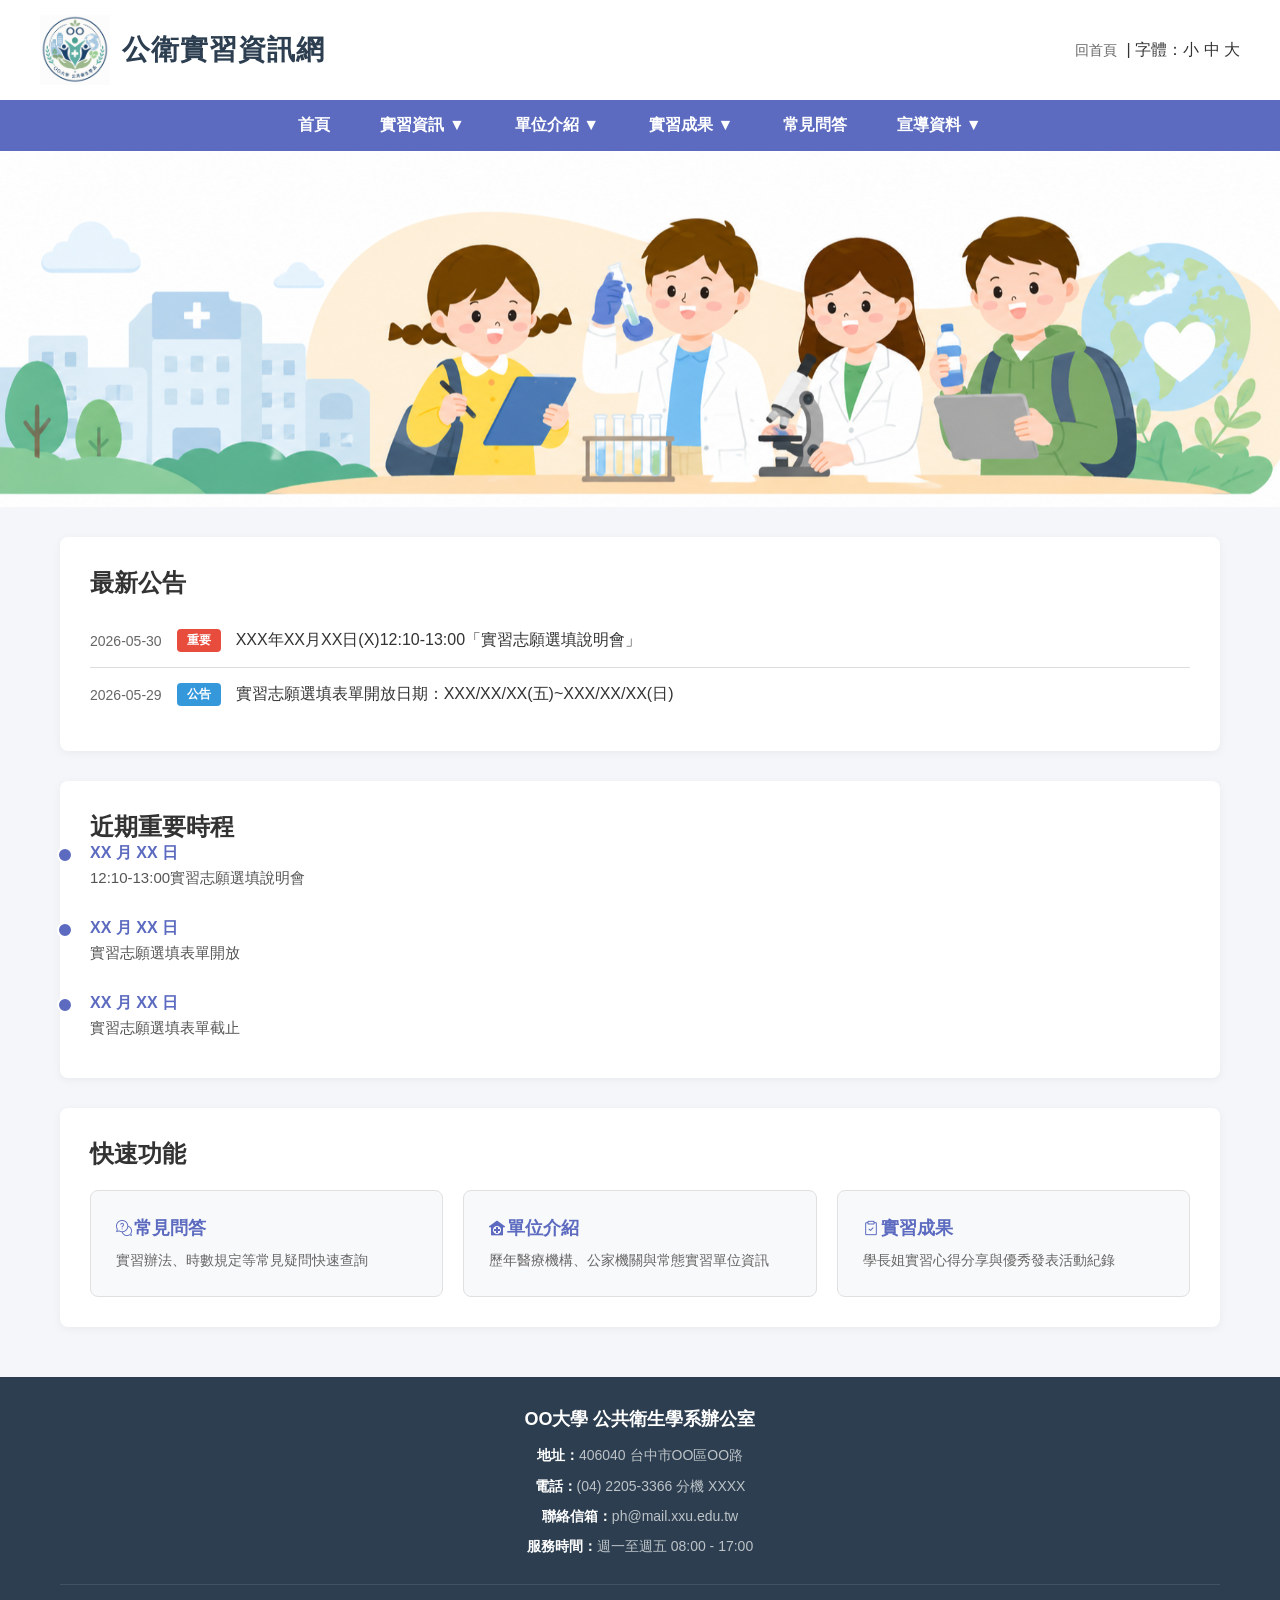
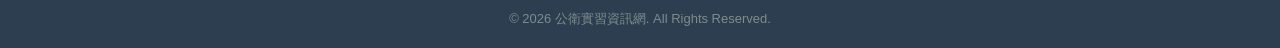
<file: index.html>
<!DOCTYPE html>
<html lang="zh-Hant">

<head>
    <meta charset="UTF-8">
    <meta name="viewport" content="width=device-width, initial-scale=1.0">
    <title>公衛實習資訊網</title>
    <link rel="stylesheet" href="./css/style.css">
    <link href="https://fonts.googleapis.com/icon?family=Material+Icons" rel="stylesheet">
</head>

<body>

    <div class="carousel-container">
        <div class="carousel-slide">
            <img src="./images/banner1.png" alt="實習 Banner 1">
            <img src="./images/banner2.png" alt="實習 Banner 2">
            <img src="./images/banner3.png" alt="實習 Banner 3">
        </div>
    </div>

    <main class="container">

        <section class="info-section">
            <h2>最新公告</h2>
            <div class="announcement-container">
                <div class="news-item">
                    <span class="news-date">2026-05-30</span>
                    <span class="news-category tag-important">重要</span>
                    <a href="#" class="news-title">XXX年XX月XX日(X)12:10-13:00「實習志願選填說明會」</a>
                </div>
                <div class="news-item">
                    <span class="news-date">2026-05-29</span>
                    <span class="news-category tag-normal">公告</span>
                    <a href="#" class="news-title">實習志願選填表單開放日期：XXX/XX/XX(五)~XXX/XX/XX(日)</a>
                </div>
            </div>
        </section>

        <section class="info-section">
            <h2>近期重要時程</h2>
            <div class="timeline-node">
                <div class="node-date"> XX 月 XX 日 </div>
                <div class="node-content">12:10-13:00實習志願選填說明會</div>
            </div>
            <div class="timeline-node">
                <div class="node-date"> XX 月 XX 日 </div>
                <div class="node-content">實習志願選填表單開放</div>
            </div>
            <div class="timeline-node">
                <div class="node-date"> XX 月 XX 日 </div>
                <div class="node-content">實習志願選填表單截止</div>
            </div>
        </section>

        <section class="info-section">
            <h2>快速功能</h2>
            <div class="quick-grid">
                <a href="faq.html" class="quick-card">
                    <h3><img src="./images/help.png" alt="faqIcon" class="card-icon">
                        常見問答
                    </h3>
                    <p>實習辦法、時數規定等常見疑問快速查詢</p>
                </a>
                <a href="org_info.html" class="quick-card">
                    <h3><img src="./images/pharmacy.png" alt="orgIcon" class="card-icon">
                        單位介紹
                    </h3>
                    <p>歷年醫療機構、公家機關與常態實習單位資訊</p>
                </a>
                <a href="senior_ep.html" class="quick-card">
                    <h3><img src="./images/checklist.png" alt="epIcon" class="card-icon">
                        實習成果
                    </h3>
                    <p>學長姐實習心得分享與優秀發表活動紀錄</p>
                </a>
            </div>
        </section>

    </main>

    <script src="./js/main.js"></script>

</body>

</html>
</file>
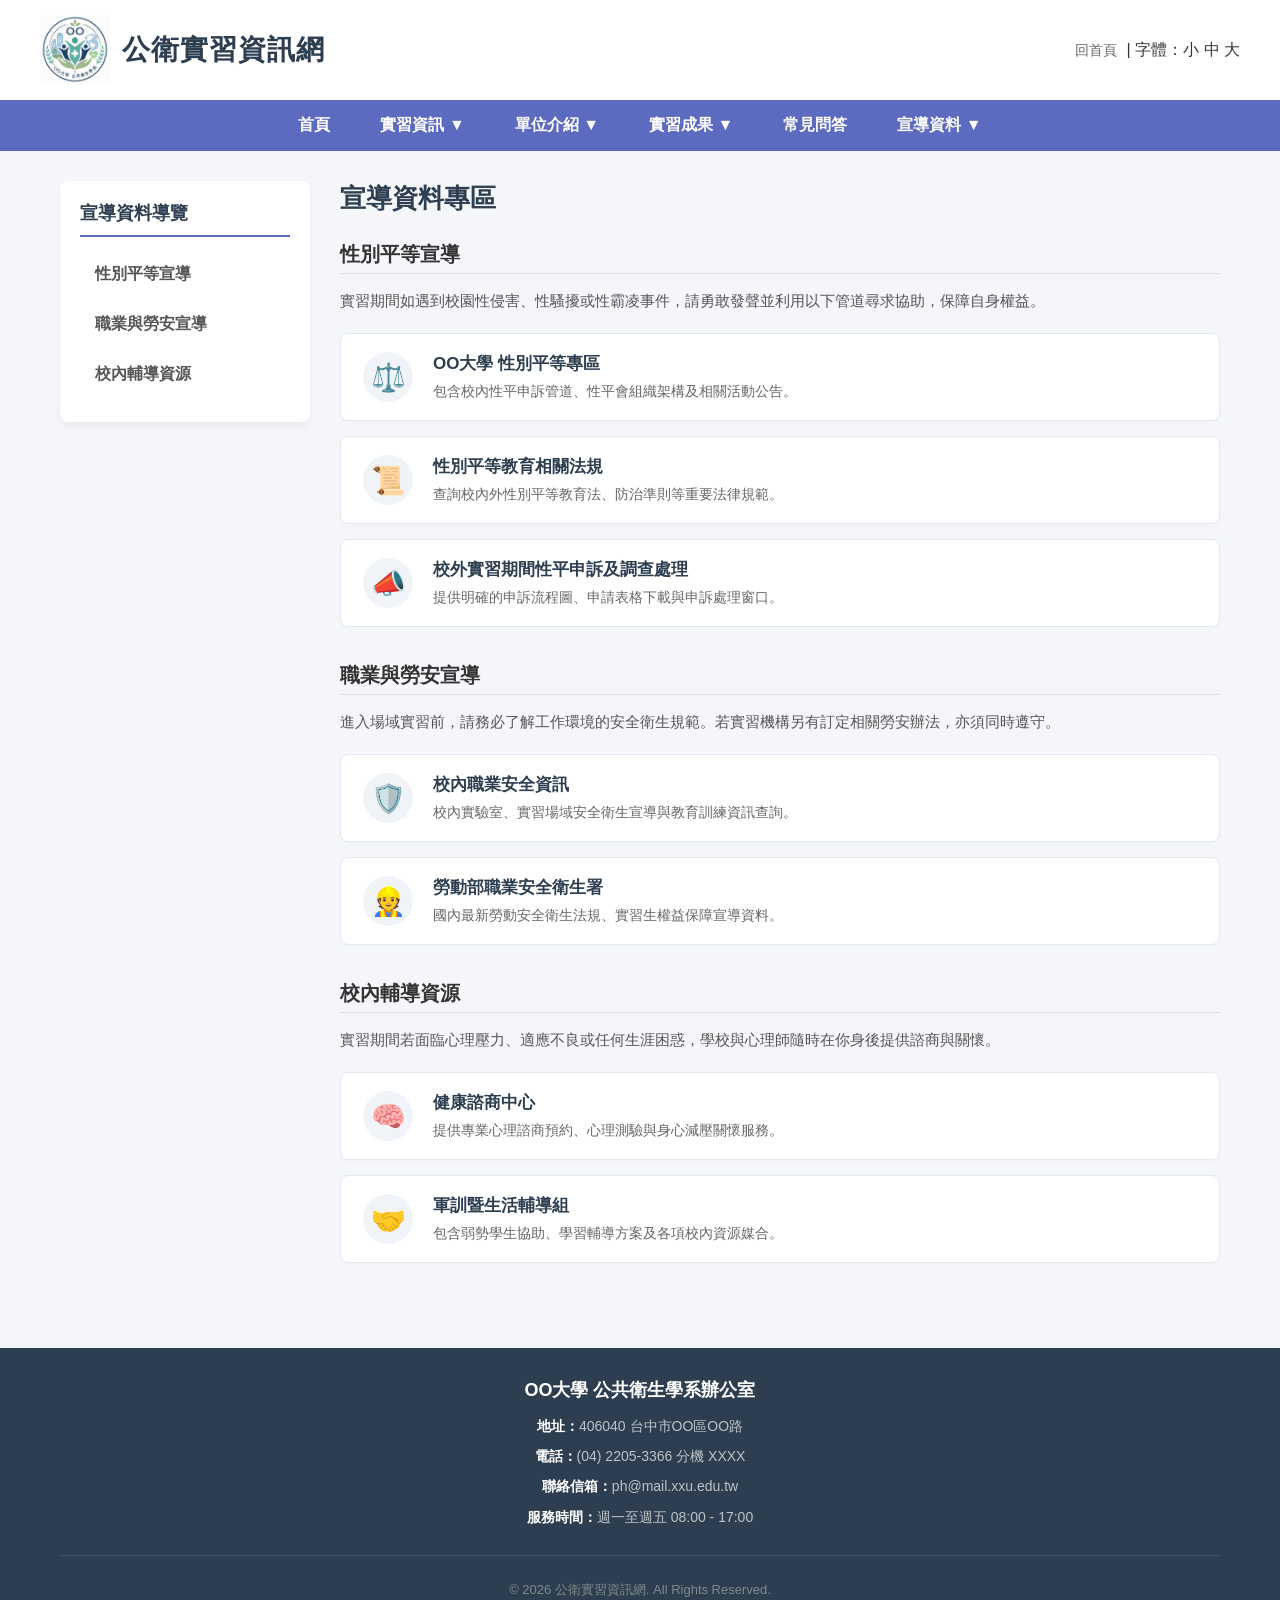
<file: advocacy.html>
<!DOCTYPE html>
<html lang="zh-Hant">
<head>
    <meta charset="UTF-8">
    <meta name="viewport" content="width=device-width, initial-scale=1.0">
    <title>宣導資料 - 公衛實習資訊網</title>
    <link rel="stylesheet" href="./css/style.css">
    <link rel="stylesheet" href="./css/faq_style.css">
    <link rel="stylesheet" href="./css/advocacy_style.css">
</head>

<body>

    <main class="container">
        <div class="faq-wrapper">

            <aside class="faq-sidebar">
                <h3>宣導資料導覽</h3>
                <ul>
                    <li class="active"><a href="#section-gender">性別平等宣導</a></li>
                    <li><a href="#section-safety">職業與勞安宣導</a></li>
                    <li><a href="#section-resources">校內輔導資源</a></li>
                </ul>
            </aside>

            <div class="faq-content">
                <h2 class="faq-main-title">宣導資料專區</h2>

                <div id="section-gender" class="faq-group">
                    <h3 class="group-title">性別平等宣導</h3>
                    <p class="section-desc-text">實習期間如遇到校園性侵害、性騷擾或性霸凌事件，請勇敢發聲並利用以下管道尋求協助，保障自身權益。</p>

                    <div class="link-grid">
                        <a href="https://gender-equality.cmu.edu.tw/" target="_blank" class="link-card">
                            <div class="link-icon">⚖️</div>
                            <div class="link-info">
                                <h4>OO大學 性別平等專區</h4>
                                <p>包含校內性平申訴管道、性平會組織架構及相關活動公告。</p>
                            </div>
                        </a>
                        <a href="https://drive.google.com/drive/folders/1SpNUeS4_owCzbKxhg6lnPlhcaKi4uiMV" target="_blank" class="link-card">
                            <div class="link-icon">📜</div>
                            <div class="link-info">
                                <h4>性別平等教育相關法規</h4>
                                <p>查詢校內外性別平等教育法、防治準則等重要法律規範。</p>
                            </div>
                        </a>
                        <a href="https://reurl.cc/N2m4OQ" target="_blank" class="link-card">
                            <div class="link-icon">📣</div>
                            <div class="link-info">
                                <h4>校外實習期間性平申訴及調查處理</h4>
                                <p>提供明確的申訴流程圖、申請表格下載與申訴處理窗口。</p>
                            </div>
                        </a>
                    </div>
                </div>

                <div id="section-safety" class="faq-group">
                    <h3 class="group-title">職業與勞安宣導</h3>
                    <p class="section-desc-text">進入場域實習前，請務必了解工作環境的安全衛生規範。若實習機構另有訂定相關勞安辦法，亦須同時遵守。</p>

                    <div class="link-grid">
                        <a href="https://adm06.cmu.edu.tw/page/424" target="_blank" class="link-card">
                            <div class="link-icon">🛡️</div>
                            <div class="link-info">
                                <h4>校內職業安全資訊</h4>
                                <p>校內實驗室、實習場域安全衛生宣導與教育訓練資訊查詢。</p>
                            </div>
                        </a>
                        <a href="https://www.osha.gov.tw/" target="_blank" class="link-card">
                            <div class="link-icon">👷</div>
                            <div class="link-info">
                                <h4>勞動部職業安全衛生署</h4>
                                <p>國內最新勞動安全衛生法規、實習生權益保障宣導資料。</p>
                            </div>
                        </a>
                    </div>
                </div>

                <div id="section-resources" class="faq-group">
                    <h3 class="group-title">校內輔導資源</h3>
                    <p class="section-desc-text">實習期間若面臨心理壓力、適應不良或任何生涯困惑，學校與心理師隨時在你身後提供諮商與關懷。</p>

                    <div class="link-grid">
                        <a href="https://cmuhc.cmu.edu.tw/" target="_blank" class="link-card">
                            <div class="link-icon">🧠</div>
                            <div class="link-info">
                                <h4>健康諮商中心</h4>
                                <p>提供專業心理諮商預約、心理測驗與身心減壓關懷服務。</p>
                            </div>
                        </a>
                        <a href="https://guide.cmu.edu.tw/" target="_blank" class="link-card">
                            <div class="link-icon">🤝</div>
                            <div class="link-info">
                                <h4>軍訓暨生活輔導組</h4>
                                <p>包含弱勢學生協助、學習輔導方案及各項校內資源媒合。</p>
                            </div>
                        </a>
                    </div>
                </div>

            </div>
        </div>
    </main>
    
    <script src="./js/main.js"></script>

    <script>
        document.addEventListener("DOMContentLoaded", function () {
            // 左側導覽列點擊高亮與平滑滾動效果
            const sidebarItems = document.querySelectorAll('.faq-sidebar li');
            sidebarItems.forEach(li => {
                li.addEventListener('click', function () {
                    sidebarItems.forEach(i => i.classList.remove('active'));
                    this.classList.add('active');
                });
            });
        });
    </script>

</body>
</html>
</file>
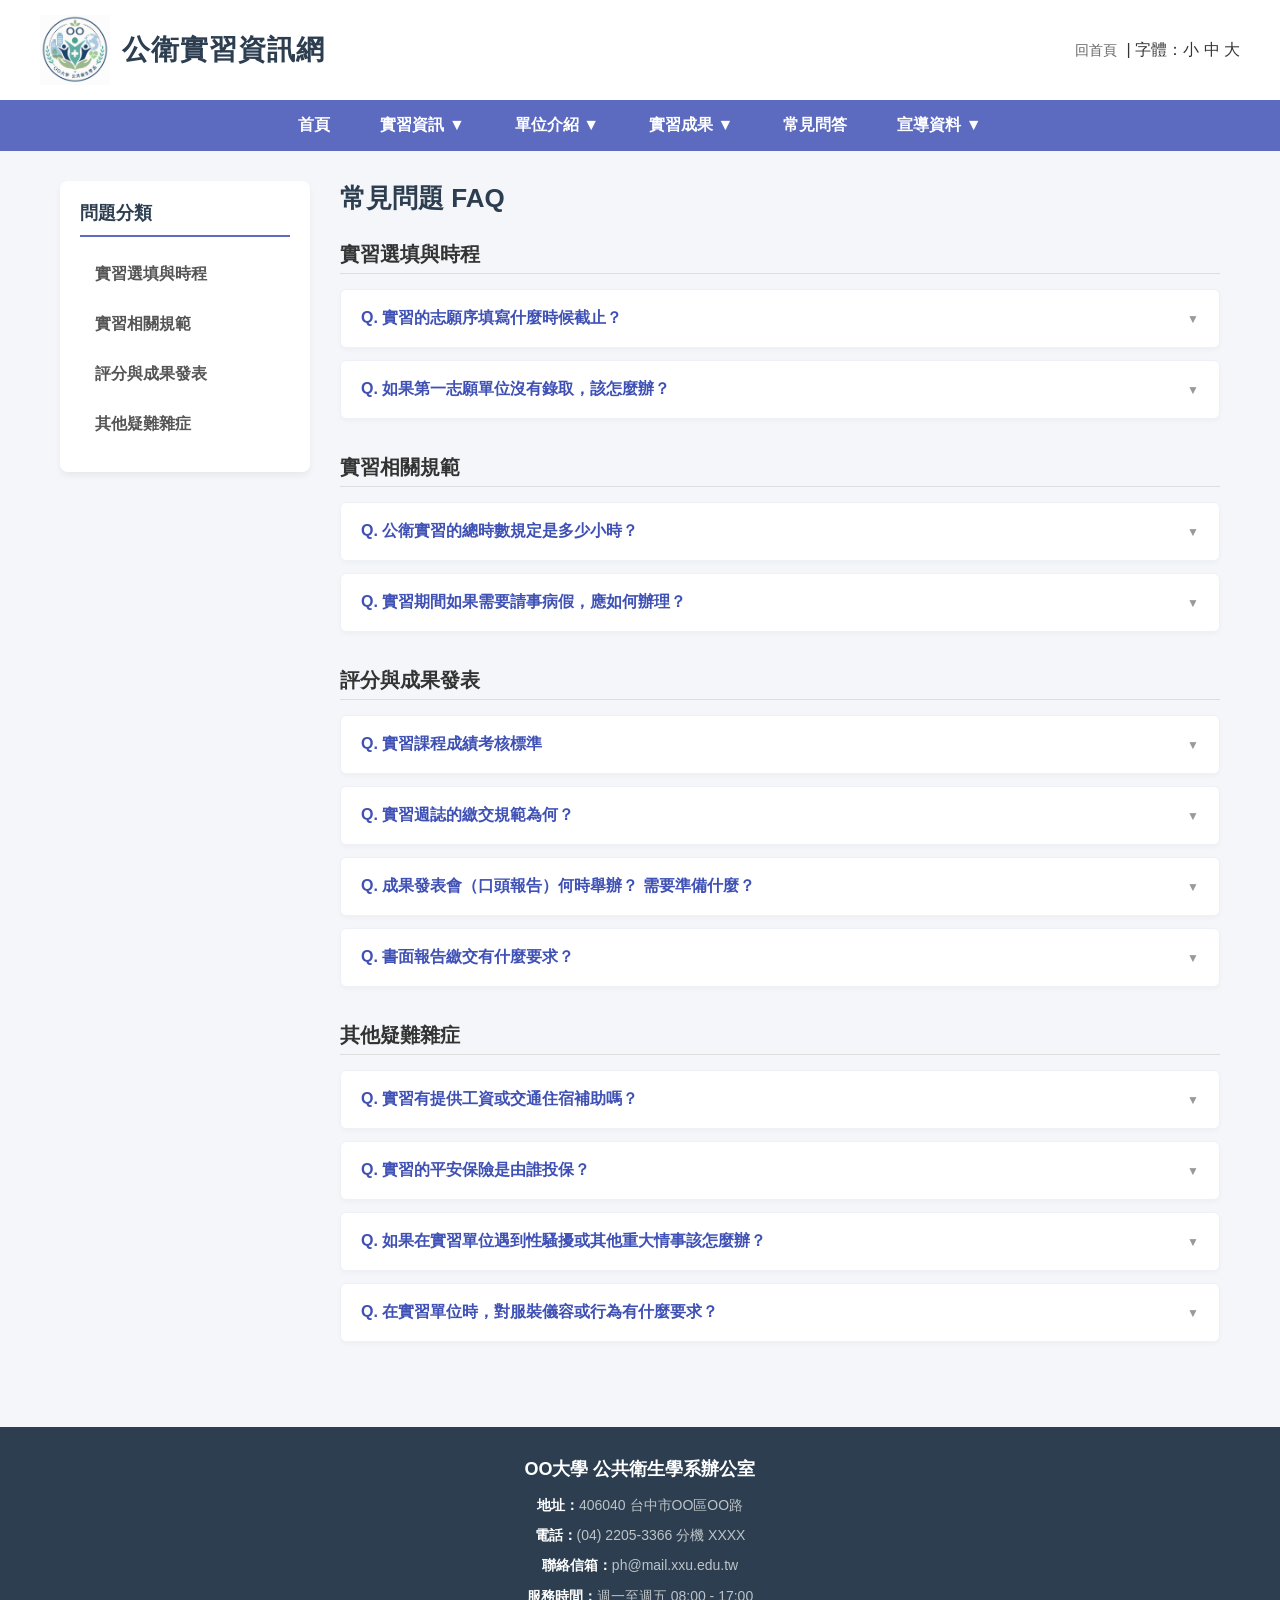
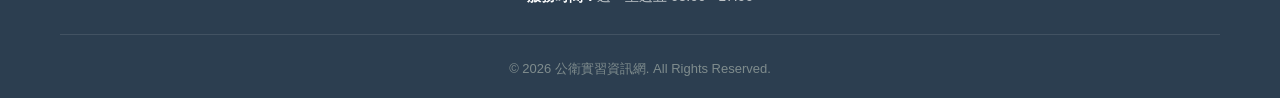
<file: faq.html>
<!DOCTYPE html>
<html lang="zh-Hant">

<head>
    <meta charset="UTF-8">
    <meta name="viewport" content="width=device-width, initial-scale=1.0">
    <title>常見問答 - 公衛實習資訊網</title>
    <link rel="stylesheet" href="./css/style.css">
    <link rel="stylesheet" href="./css/faq_style.css">
</head>

<body>

    <main class="container">
        <div class="faq-wrapper">

            <aside class="faq-sidebar">
                <h3>問題分類</h3>
                <ul>
                    <li class="active"><a href="#section-1">實習選填與時程</a></li>
                    <li><a href="#section-2">實習相關規範</a></li>
                    <li><a href="#section-3">評分與成果發表</a></li>
                    <li><a href="#section-4">其他疑難雜症</a></li>
                </ul>
            </aside>

            <div class="faq-content">
                <h2 class="faq-main-title">常見問題 FAQ</h2>

                <div id="section-1" class="faq-group">
                    <h3 class="group-title">實習選填與時程</h3>

                    <div class="accordion-item">
                        <button class="accordion-header">
                            <span>Q. 實習的志願序填寫什麼時候截止？</span>
                            <span class="icon-arrow">▼</span>
                        </button>
                        <div class="accordion-body">
                            <p>116學年度實習志願序線上填寫截止時間為 07 月 19 日。請務必於系統關閉前確認送出，逾時系統將自動關閉且不予補填。</p>
                        </div>
                    </div>

                    <div class="accordion-item">
                        <button class="accordion-header">
                            <span>Q. 如果第一志願單位沒有錄取，該怎麼辦？</span>
                            <span class="icon-arrow">▼</span>
                        </button>
                        <div class="accordion-body">
                            <p>第一志願未錄取的同學，學系將會通知同學並依同學的第二、第三志願進行申請。</p>
                        </div>
                    </div>
                </div>

                <div id="section-2" class="faq-group">
                    <h3 class="group-title">實習相關規範</h3>

                    <div class="accordion-item">
                        <button class="accordion-header">
                            <span>Q. 公衛實習的總時數規定是多少小時？</span>
                            <span class="icon-arrow">▼</span>
                        </button>
                        <div class="accordion-body">
                            <p>依據學系實習辦法，實習總時數不得少於 240 小時，且須於同一個機構連續滿 6 週，使得認定實習學分。</p>
                        </div>
                    </div>

                    <div class="accordion-item">
                        <button class="accordion-header">
                            <span>Q. 實習期間如果需要請事病假，應如何辦理？</span>
                            <span class="icon-arrow">▼</span>
                        </button>
                        <div class="accordion-body">
                            <p>1.實習期間，不得無故未到，所有請假均需經過實習單位及實習指導老師同意後方得准假，同時依規定填寫請假單，並於請假後五日內，將請假單經實習單位負責老師簽名同意後將第三聯以傳真、郵寄或E-mail掃描檔將假單交至系辦公室存查。未事先請假者，除非特殊情況，否則以曠課論。
                                <br>2.實習期間請假以不超過三天為限（含三天）（公假不計入），並應補足請假時數，方式依實習單位之規定辦理。若有特殊情形，報請系上另案處理。
                                <br>3.實習單位另訂有實習生實習請假辦法時，也須同時從其規定。
                            </p>
                        </div>
                    </div>
                </div>
                <div id="section-3" class="faq-group">
                    <h3 class="group-title">評分與成果發表</h3>

                    <div class="accordion-item">
                        <button class="accordion-header">
                            <span>Q. 實習課程成績考核標準</span>
                            <span class="icon-arrow">▼</span>
                        </button>
                        <div class="accordion-body">
                            <p>實習單位考核(50%) + 書面報告(30%) + 實習心得成果報告(20%) = 實習總成績
                                <br>*書面報告 包含：本文(80%) + 週誌(20%)
                                <br>*實習心的成果報告 包含：口頭報告(70%) + 海報製作(30%)
                            </p>
                        </div>
                    </div>

                    <div class="accordion-item">
                        <button class="accordion-header">
                            <span>Q. 實習週誌的繳交規範為何？</span>
                            <span class="icon-arrow">▼</span>
                        </button>
                        <div class="accordion-body">
                            <p>學生需逐週撰寫實習週誌，並於翌週第一日以 E-mail 同時寄給校外指導老師（正本）
                                與校內指導老師（副本）核閱。</p>
                        </div>
                    </div>
                    <div class="accordion-item">
                        <button class="accordion-header">
                            <span>Q. 成果發表會（口頭報告）何時舉辦？
                                需要準備什麼？</span>
                            <span class="icon-arrow">▼</span>
                        </button>
                        <div class="accordion-body">
                            <p>原則上訂於大四開學後第一週舉辦。
                                <br>學生需製作一份 PowerPoint 簡報檔及一張 90 × 120 cm 的海報檔進行發表。
                            </p>
                        </div>
                    </div>
                    <div class="accordion-item">
                        <button class="accordion-header">
                            <span>Q. 書面報告繳交有什麼要求？</span>
                            <span class="icon-arrow">▼</span>
                        </button>
                        <div class="accordion-body">
                            <p>書面報告包含「本文」與「實習週誌」，字數需達 2500 字以上。
                                <br>應於口頭報告結束後一週內繳交紙本及電子檔給系辦。
                            </p>
                        </div>
                    </div>
                </div>
                <div id="section-4" class="faq-group">
                    <h3 class="group-title">其他疑難雜症</h3>

                    <div class="accordion-item">
                        <button class="accordion-header">
                            <span>Q. 實習有提供工資或交通住宿補助嗎？</span>
                            <span class="icon-arrow">▼</span>
                        </button>
                        <div class="accordion-body">
                            <p>原則上學生實習無薪資(由機構自行決定是否發給獎金)。
                                <br>膳食及交通事宜均由學生自理，請務必注意交通安全。
                                <br>若實習單位須收取代辦費用，則由學系經費協助支付，學生無須負擔。
                            </p>
                        </div>
                    </div>

                    <div class="accordion-item">
                        <button class="accordion-header">
                            <span>Q. 實習的平安保險是由誰投保？</span>
                            <span class="icon-arrow">▼</span>
                        </button>
                        <div class="accordion-body">
                            <p>統一由學校學務處協助投保並由學系支付費用，系辦會於實習前提供投保證明。</p>
                        </div>
                    </div>
                    <div class="accordion-item">
                        <button class="accordion-header">
                            <span>Q. 如果在實習單位遇到性騷擾或其他重大情事該怎麼辦？</span>
                            <span class="icon-arrow">▼</span>
                        </button>
                        <div class="accordion-body">
                            <p>實習前必須觀看性平教育影片並完成測驗。
                                <br>若不幸發生事件，應立即通報學校性平會、系上實習指導老師或實習機構主管處理。
                            </p>
                        </div>
                    </div>
                    <div class="accordion-item">
                        <button class="accordion-header">
                            <span>Q. 在實習單位時，對服裝儀容或行為有什麼要求？</span>
                            <span class="icon-arrow">▼</span>
                        </button>
                        <div class="accordion-body">
                            <p>服裝儀容以樸素簡單為主，嚴禁穿拖鞋及短褲。
                                <br>應主動遵行單位規範、接受指導，並注意禮貌及儀態。
                            </p>
                        </div>
                    </div>
                </div>

            </div>
        </div>
    </main>

    <button id="back-to-top" class="scroll-top-btn" title="回到頂部">▲</button>

    <script src="./js/main.js"></script>

    <script>
        document.addEventListener("DOMContentLoaded", function () {
            // 摺疊選單點擊事件
            const headers = document.querySelectorAll('.accordion-header');
            headers.forEach(header => {
                header.addEventListener('click', function () {
                    const item = this.parentElement;
                    // 切換 active 類別
                    item.classList.toggle('active');
                });
            });

            // 左側選單點擊高亮事件
            const sidebarItems = document.querySelectorAll('.faq-sidebar li');
            sidebarItems.forEach(li => {
                li.addEventListener('click', function () {
                    sidebarItems.forEach(i => i.classList.remove('active'));
                    this.classList.add('active');
                });
            });
        });

    </script>
</body>

</html>
</file>
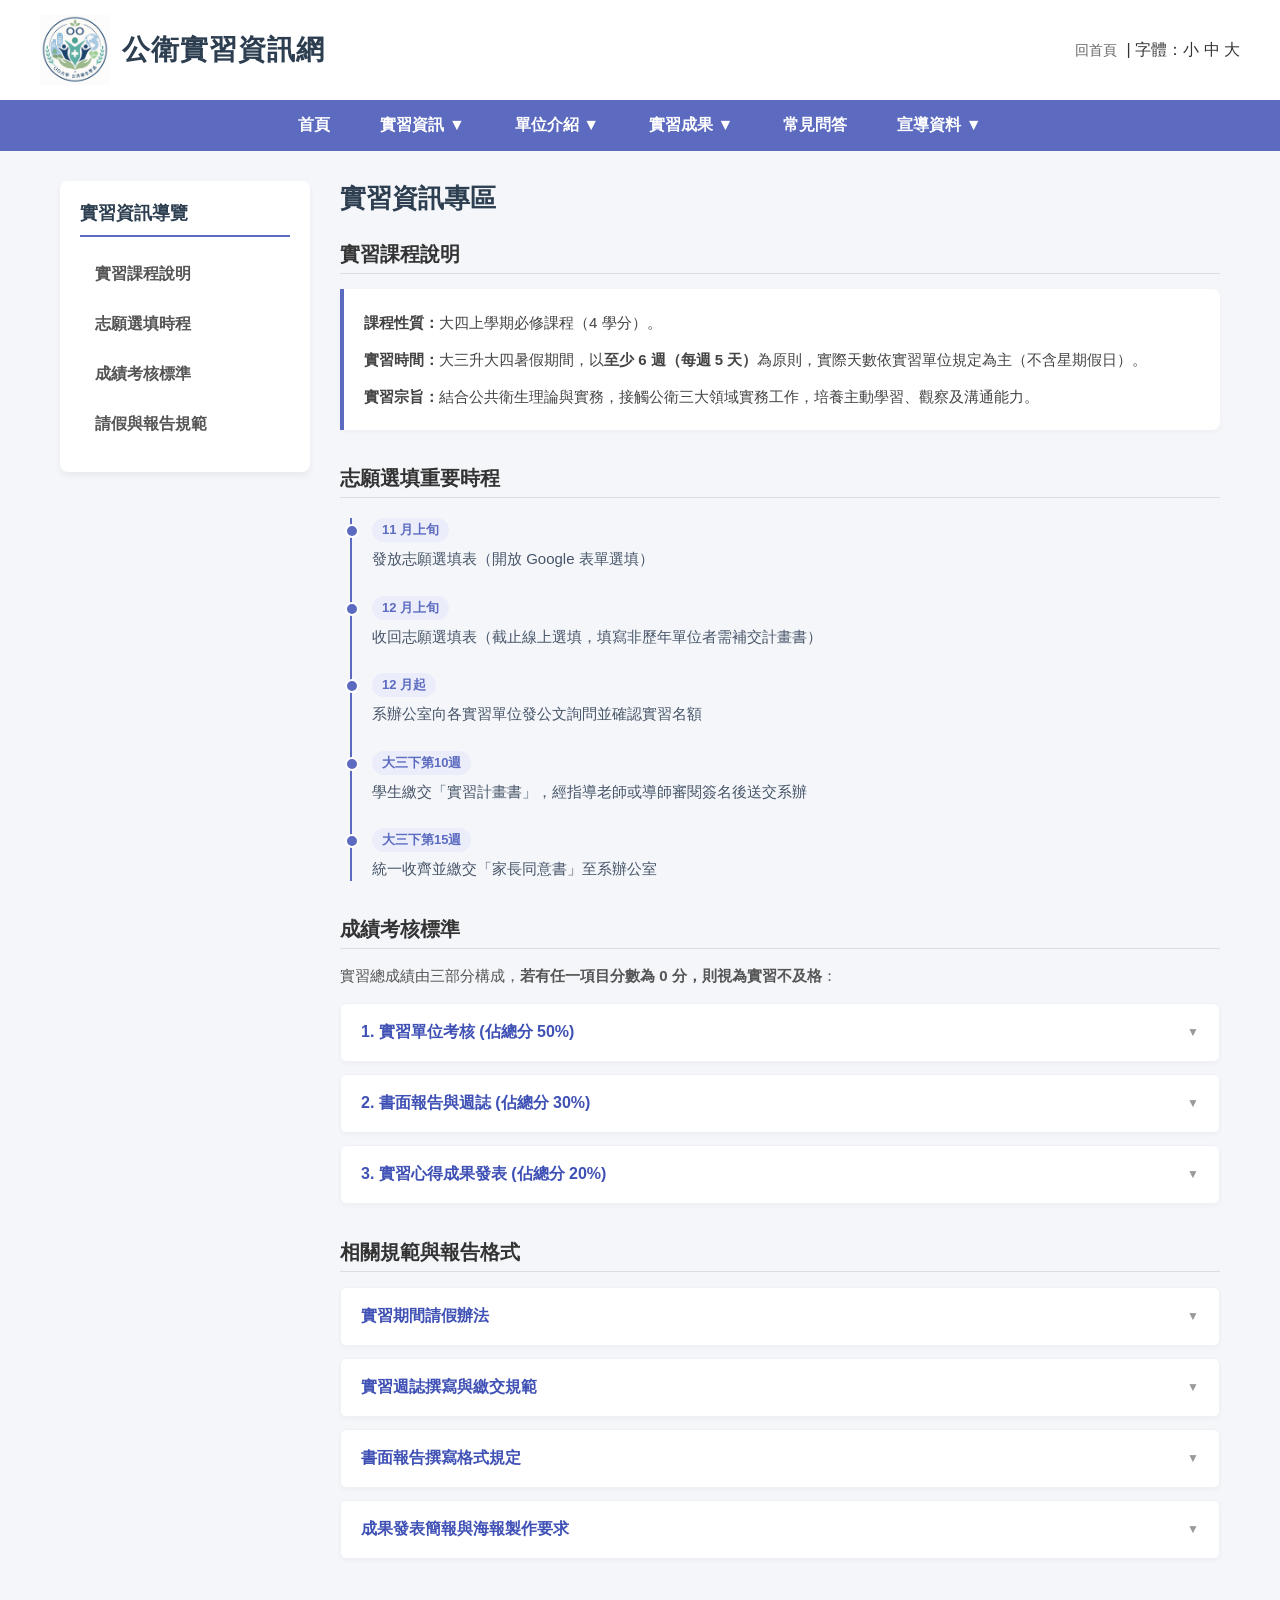
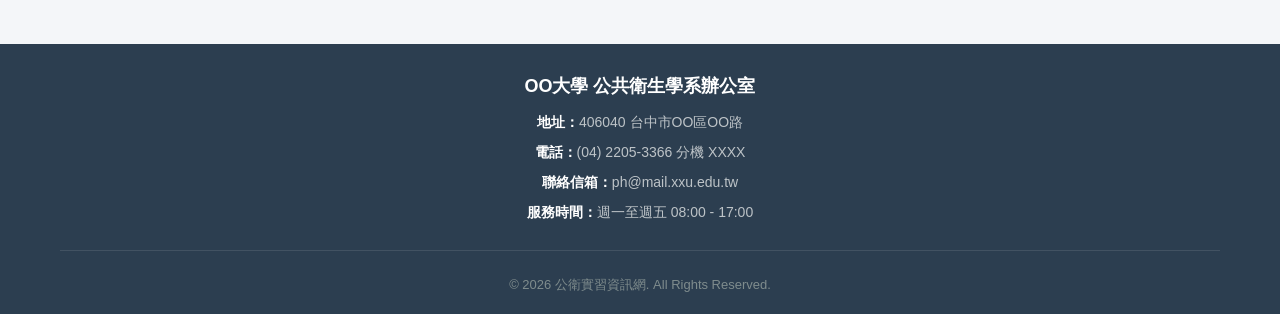
<file: internship_info.html>
<!DOCTYPE html>
<html lang="zh-Hant">

<head>
    <meta charset="UTF-8">
    <meta name="viewport" content="width=device-width, initial-scale=1.0">
    <title>實習資訊 - 公衛實習資訊網</title>
    <link rel="stylesheet" href="./css/style.css">
    <link rel="stylesheet" href="./css/faq_style.css">
    <link rel="stylesheet" href="./css/internship_info.css">
</head>

<body>

    <main class="container">
        <div class="faq-wrapper">

            <!-- 左側快訊與章節選單 -->
            <aside class="faq-sidebar">
                <h3>實習資訊導覽</h3>
                <ul>
                    <li class="active"><a href="#section-info">實習課程說明</a></li>
                    <li><a href="#section-timeline">志願選填時程</a></li>
                    <li><a href="#section-grading">成績考核標準</a></li>
                    <li><a href="#section-rules">請假與報告規範</a></li>
                </ul>
            </aside>

            <!-- 右側詳細內容區 -->
            <div class="faq-content">
                <h2 class="faq-main-title">實習資訊專區</h2>

                <!-- 區塊一：實習課程說明 -->
                <div id="section-info" class="faq-group">
                    <h3 class="group-title">實習課程說明</h3>
                    <div class="info-card-box">
                        <p><strong>課程性質：</strong>大四上學期必修課程（4 學分）。</p>
                        <p><strong>實習時間：</strong>大三升大四暑假期間，以<strong>至少 6 週（每週 5 天）</strong>為原則，實際天數依實習單位規定為主（不含星期假日）。
                        </p>
                        <p><strong>實習宗旨：</strong>結合公共衛生理論與實務，接觸公衛三大領域實務工作，培養主動學習、觀察及溝通能力。</p>
                    </div>
                </div>

                <!-- 區塊二：志願選填時程 -->
                <div id="section-timeline" class="faq-group">
                    <h3 class="group-title">志願選填重要時程</h3>
                    <div class="timeline-box">
                        <div class="info-timeline-node">
                            <span class="node-badge"> 11 月上旬 </span>
                            <div class="node-txt">發放志願選填表（開放 Google 表單選填）</div>
                        </div>
                        <div class="info-timeline-node">
                            <span class="node-badge"> 12 月上旬 </span>
                            <div class="node-txt">收回志願選填表（截止線上選填，填寫非歷年單位者需補交計畫書）</div>
                        </div>
                        <div class="info-timeline-node">
                            <span class="node-badge"> 12 月起 </span>
                            <div class="node-txt">系辦公室向各實習單位發公文詢問並確認實習名額</div>
                        </div>
                        <div class="info-timeline-node">
                            <span class="node-badge">大三下第10週</span>
                            <div class="node-txt">學生繳交「實習計畫書」，經指導老師或導師審閱簽名後送交系辦</div>
                        </div>
                        <div class="info-timeline-node">
                            <span class="node-badge">大三下第15週</span>
                            <div class="node-txt">統一收齊並繳交「家長同意書」至系辦公室</div>
                        </div>
                    </div>
                </div>

                <!-- 區塊三：評分方式 -->
                <div id="section-grading" class="faq-group">
                    <h3 class="group-title">成績考核標準</h3>
                    <p class="section-desc-text">實習總成績由三部分構成，<strong>若有任一項目分數為 0 分，則視為實習不及格</strong>：</p>

                    <div class="accordion-item">
                        <button class="accordion-header">
                            <span>1. 實習單位考核 (佔總分 50%)</span>
                            <span class="icon-arrow">▼</span>
                        </button>
                        <div class="accordion-body">
                            <p>由實習機構指導老師依據學生實際表現增減分數，評分項目包含：</p>
                            <ul class="inner-list">
                                <li>工作表現 (30%)</li>
                                <li>學習態度 (20%)</li>
                                <li>待人接物 (20%)</li>
                                <li>到勤狀況 (20%)</li>
                                <li>服裝儀容 (10%)</li>
                            </ul>
                        </div>
                    </div>

                    <div class="accordion-item">
                        <button class="accordion-header">
                            <span>2. 書面報告與週誌 (佔總分 30%)</span>
                            <span class="icon-arrow">▼</span>
                        </button>
                        <div class="accordion-body">
                            <p>由校內實習指導老師評分，內含兩大評分比例：</p>
                            <ul class="inner-list">
                                <li><strong>實習書面報告本文 (80%)</strong></li>
                                <li><strong>每週實習週誌 (20%)</strong></li>
                            </ul>
                        </div>
                    </div>

                    <div class="accordion-item">
                        <button class="accordion-header">
                            <span>3. 實習心得成果發表 (佔總分 20%)</span>
                            <span class="icon-arrow">▼</span>
                        </button>
                        <div class="accordion-body">
                            <p>大四開學第一週舉辦，全體同學均務必參加口頭發表：</p>
                            <ul class="inner-list">
                                <li><strong>口頭簡報報告 (70%)</strong></li>
                                <li><strong>成果發表海報製作 (30%)</strong></li>
                            </ul>
                        </div>
                    </div>
                </div>

                <!-- 區塊四：相關辦法 -->
                <div id="section-rules" class="faq-group">
                    <h3 class="group-title">相關規範與報告格式</h3>

                    <div class="accordion-item">
                        <button class="accordion-header">
                            <span>實習期間請假辦法</span>
                            <span class="icon-arrow">▼</span>
                        </button>
                        <div class="accordion-body">
                            <p>1. 實習期間不得無故缺席。所有請假均需經過<strong>實習單位</strong>及<strong>校內指導老師</strong>雙重同意。</p>
                            <p>2. 須填寫請假三聯單，並於<strong>請假後 5 日內</strong>將經單位簽名之第三聯（傳真、郵寄或 Email 掃描）送回系辦存查。</p>
                            <p>3. 請假上限：暑期實習請假以<strong>不超過 3 天（含 3
                                    天）</strong>為限，且必須依單位規定<strong>補足請假時數</strong>。若未補時數累計超過 3 天，實習成績一律以等第 D 計算。</p>
                            <p>4. 曠課懲處：凡未依規定請假擅自離開者視同曠課，<strong>每曠課一天扣總成績 5 分</strong>；累計達 3 天者實習成績一律以等第 D 計算。</p>
                        </div>
                    </div>

                    <div class="accordion-item">
                        <button class="accordion-header">
                            <span>實習週誌撰寫與繳交規範</span>
                            <span class="icon-arrow">▼</span>
                        </button>
                        <div class="accordion-body">
                            <p>學生應逐週撰寫實習週誌，並於<strong>翌週第一日（每週一）</strong>以 Email 轉呈核閱：</p>
                            <ul class="inner-list">
                                <li><strong>收件人正本：</strong>校外機構指導老師</li>
                                <li><strong>收件人副本（CC）：</strong>校內指導老師</li>
                            </ul>
                            <p>※ 校內指導老師每週批閱並給予回饋意見後，將回傳學生並副知校外老師。</p>
                        </div>
                    </div>

                    <div class="accordion-item">
                        <button class="accordion-header">
                            <span>書面報告撰寫格式規定</span>
                            <span class="icon-arrow">▼</span>
                        </button>
                        <div class="accordion-body">
                            <p>書面報告須以電腦打字，並於口頭發表結束後一週內，由班代收齊紙本與電子檔（.docx）交至系辦：</p>
                            <ul class="inner-list">
                                <li><strong>字數要求：</strong>2500 字以上（不含封面、摘要、目錄及參考文獻）。</li>
                                <li><strong>字體設定：</strong>中文使用「標楷體」、英文使用「Times New Roman」。</li>
                                <li><strong>字體大小：</strong>段落標題 14 號字、內文 12 號字。</li>
                                <li><strong>行距與邊界：</strong>1.5 倍行高。版面邊界上、下 2.54 公分，左、右 3.18 公分。</li>
                                <li><strong>報告結構：</strong>封面頁、摘要（800字內）、目錄、實習內容（目的/業務/實際操作專案）、問題建議與心得、照片、參考文獻、實習週誌。</li>
                            </ul>
                        </div>
                    </div>

                    <div class="accordion-item">
                        <button class="accordion-header">
                            <span>成果發表簡報與海報製作要求</span>
                            <span class="icon-arrow">▼</span>
                        </button>
                        <div class="accordion-body">
                            <p><strong>【口頭簡報 PPT 規範】</strong><br>
                                第 1 頁須標註：實習單位、實習學生、校內外指導老師、實習日期。<br>
                                第 2 頁以後包含：實習目標、實習內容（含照片）、心得感想、建議事項。<br>
                                電子檔命名：`實習單位名稱及學號和姓名.pptx`。</p>
                            <p><strong>【成果發表海報規範】</strong><br>
                                需單獨製作 1 頁海報電子檔，版面大小嚴格設定為 <strong>90 × 120 cm</strong>。<br>
                                電子檔命名：`實習單位名稱海報及學號和姓名.pptx`。</p>
                        </div>
                    </div>

                </div>

            </div>
        </div>
    </main>

    <script src="./js/main.js"></script>

    <script>
        document.addEventListener("DOMContentLoaded", function () {
            // 手風琴摺疊點擊事件
            const headers = document.querySelectorAll('.accordion-header');
            headers.forEach(header => {
                header.addEventListener('click', function () {
                    const item = this.parentElement;
                    item.classList.toggle('active');
                });
            });

            // 左側導覽列點擊高亮事件
            const sidebarItems = document.querySelectorAll('.faq-sidebar li');
            sidebarItems.forEach(li => {
                li.addEventListener('click', function () {
                    sidebarItems.forEach(i => i.classList.remove('active'));
                    this.classList.add('active');
                });
            });
        });
    </script>
</body>

</html>
</file>
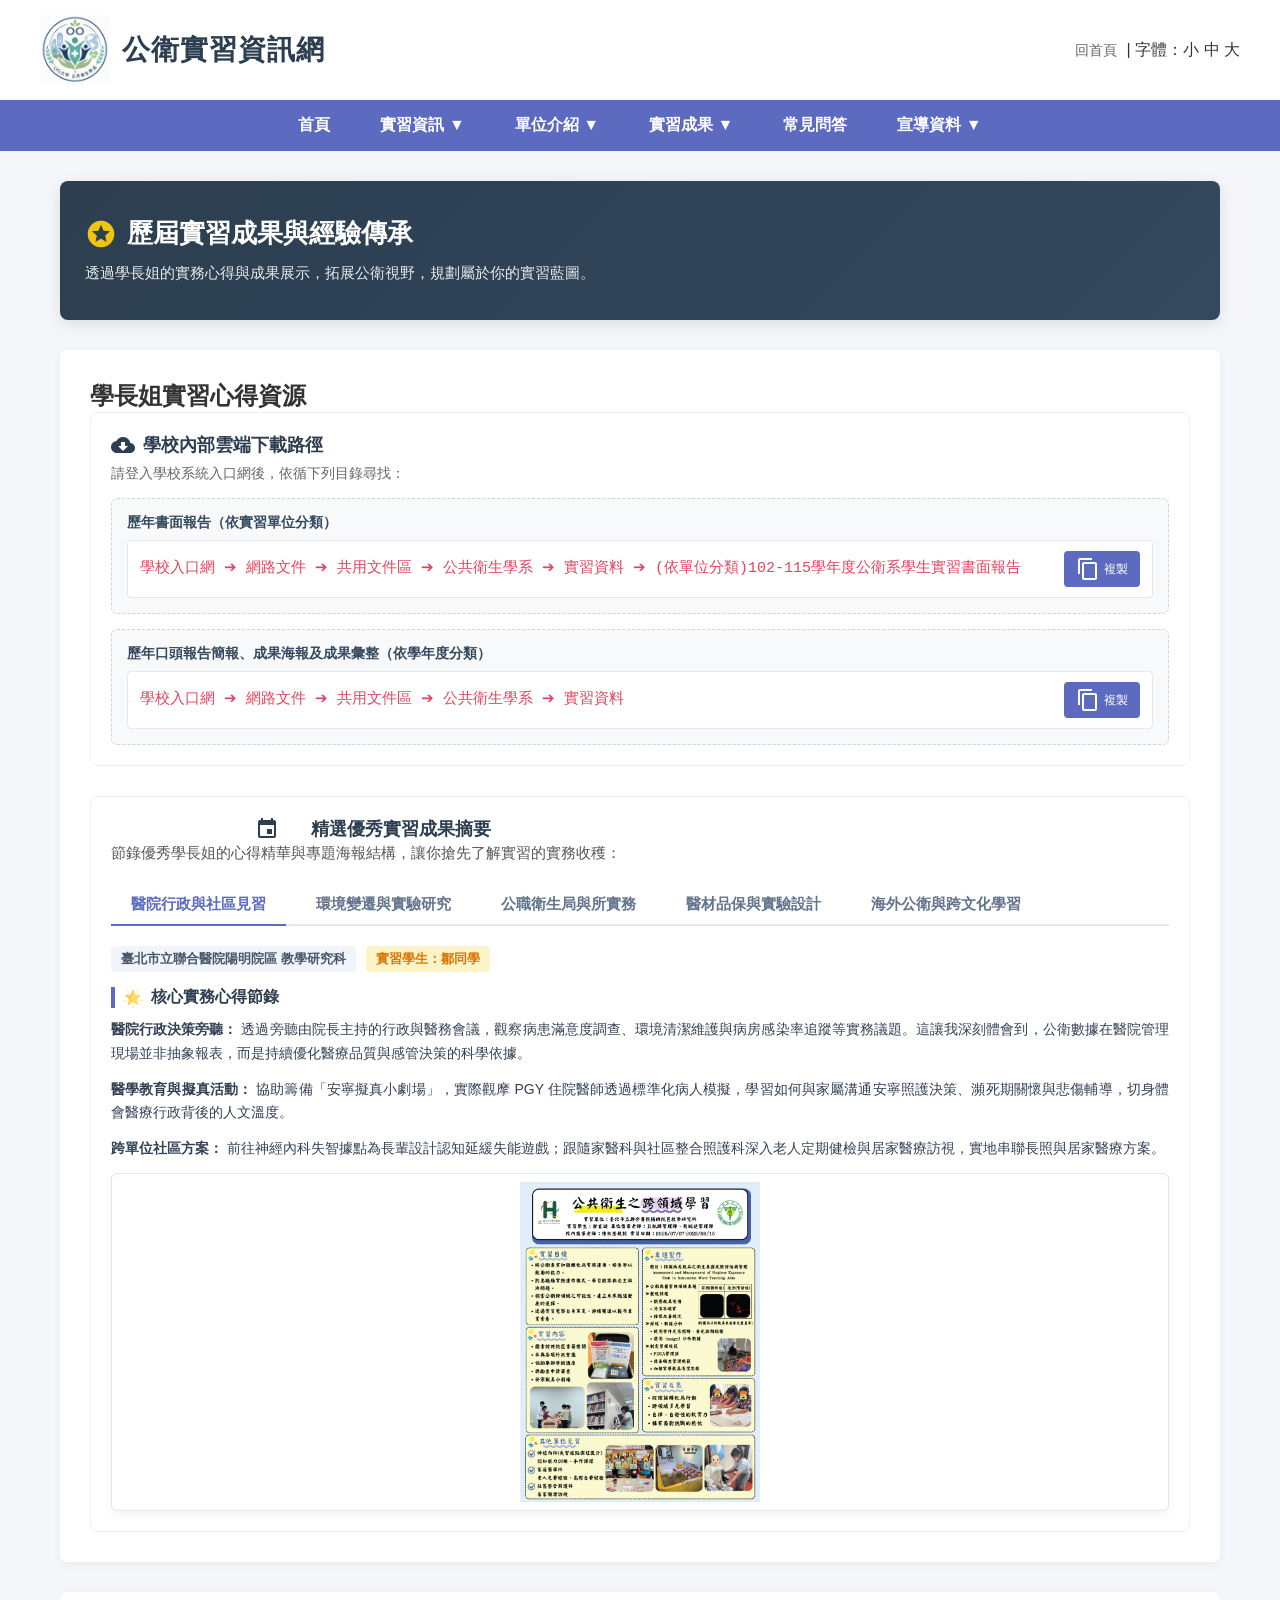
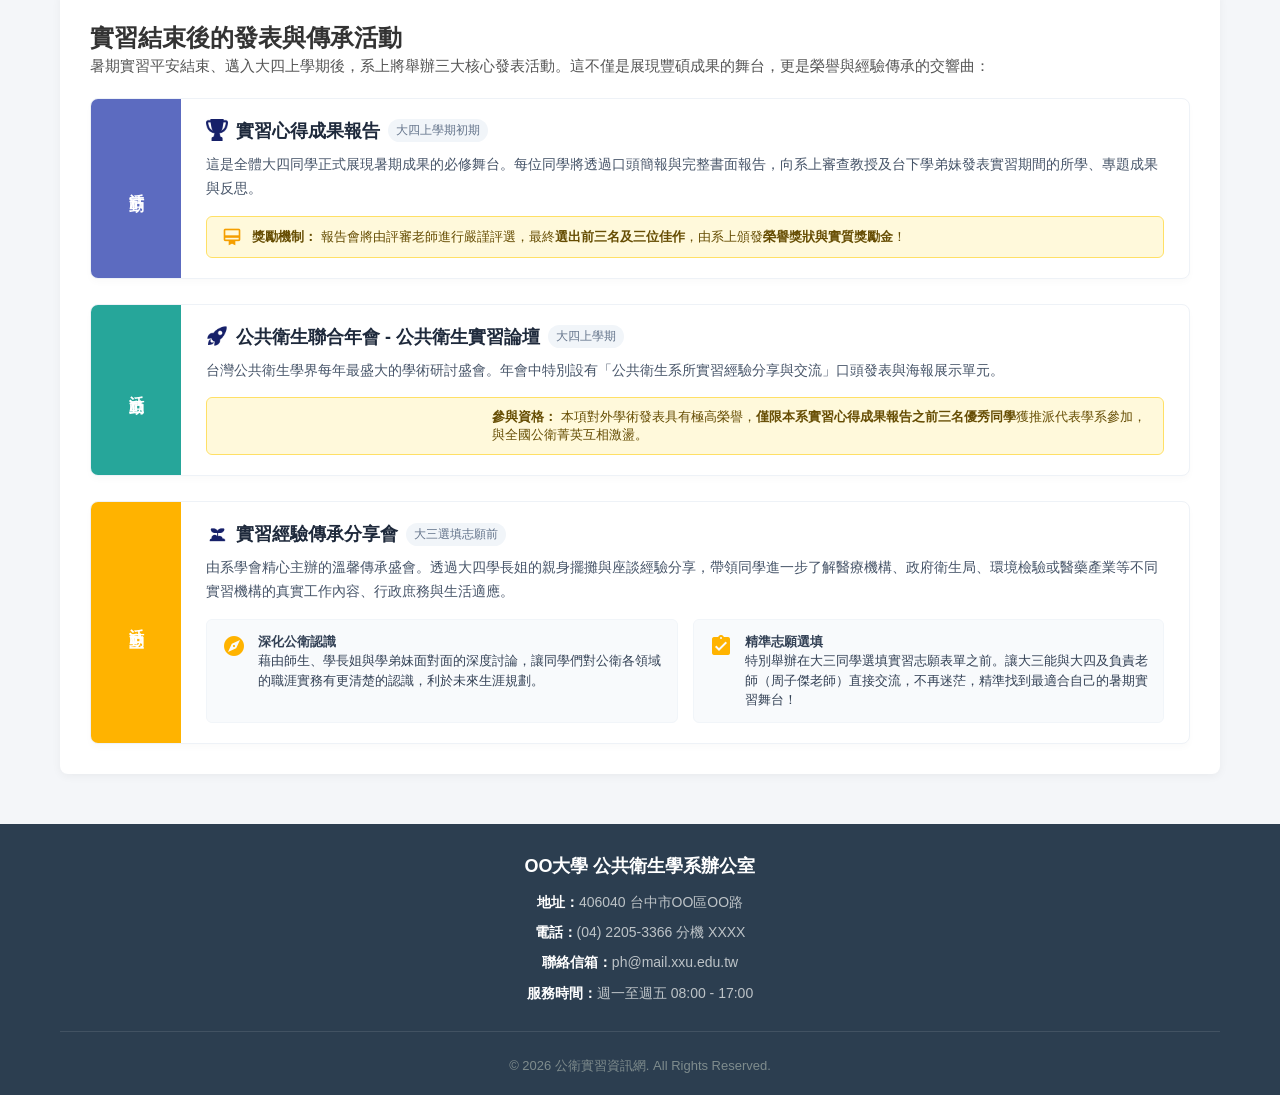
<file: senior_ep.html>
<!DOCTYPE html>
<html lang="zh-Hant">

<head>
    <meta charset="UTF-8">
    <meta name="viewport" content="width=device-width, initial-scale=1.0">
    <title>實習成果 - 公衛實習資訊網</title>
    <link rel="stylesheet" href="./css/style.css">
    <link rel="stylesheet" href="./css/senior_ep_style.css">
    <link href="https://fonts.googleapis.com/icon?family=Material+Icons" rel="stylesheet">
</head>

<body>

    <main class="container">

        <section class="page-header">
            <h1><span class="material-icons">stars</span> 歷屆實習成果與經驗傳承</h1>
            <p>透過學長姐的實務心得與成果展示，拓展公衛視野，規劃屬於你的實習藍圖。</p>
        </section>

        <section class="info-section" id="section-senior">
            <h2>學長姐實習心得資源</h2>

            <div class="path-container">
                <h3><span class="material-icons">cloud_download</span> 學校內部雲端下載路徑</h3>
                <p class="path-desc">請登入學校系統入口網後，依循下列目錄尋找：</p>

                <div class="path-card">
                    <div class="path-title">歷年書面報告（依實習單位分類）</div>
                    <div class="path-code-box">
                        <code id="path-1">學校入口網 ➔ 網路文件 ➔ 共用文件區 ➔ 公共衛生學系 ➔ 實習資料 ➔ (依單位分類)102-115學年度公衛系學生實習書面報告</code>
                        <button class="copy-btn" onclick="copyPath('path-1')"><span
                                class="material-icons">content_copy</span> 複製</button>
                    </div>
                </div>

                <div class="path-card">
                    <div class="path-title">歷年口頭報告簡報、成果海報及成果彙整（依學年度分類）</div>
                    <div class="path-code-box">
                        <code id="path-2">學校入口網 ➔ 網路文件 ➔ 共用文件區 ➔ 公共衛生學系 ➔ 實習資料</code>
                        <button class="copy-btn" onclick="copyPath('path-2')"><span
                                class="material-icons">content_copy</span> 複製</button>
                    </div>
                </div>
            </div>

            <div class="showcase-container">
                <h3><span class="material-icons">emoji_events</span> 精選優秀實習成果摘要</h3>
                <p class="section-intro">節錄優秀學長姐的心得精華與專題海報結構，讓你搶先了解實習的實務收穫：</p>

                <div class="tabs-header">
                    <button class="tab-btn active" onclick="switchTab(event, 'student-1')">醫院行政與社區見習</button>
                    <button class="tab-btn" onclick="switchTab(event, 'student-2')">環境變遷與實驗研究</button>
                    <button class="tab-btn" onclick="switchTab(event, 'student-3')">公職衛生局與所實務</button>
                    <button class="tab-btn" onclick="switchTab(event, 'student-4')">醫材品保與實驗設計</button>
                    <button class="tab-btn" onclick="switchTab(event, 'student-5')">海外公衛與跨文化學習</button>
                </div>

                <div id="student-1" class="tab-content active">
                    <div class="student-profile">
                        <div class="meta-info">
                            <span class="tag-inst">臺北市立聯合醫院陽明院區 教學研究科</span>
                            <span class="tag-name">實習學生：鄒同學</span>
                        </div>
                        <h4><img src="./images/star.png" alt="starIcon" class="card-icon"> 核心實務心得節錄</h4>
                        <p><strong>醫院行政決策旁聽：</strong>
                            透過旁聽由院長主持的行政與醫務會議，觀察病患滿意度調查、環境清潔維護與病房感染率追蹤等實務議題。這讓我深刻體會到，公衛數據在醫院管理現場並非抽象報表，而是持續優化醫療品質與感管決策的科學依據。
                        </p>
                        <p><strong>醫學教育與擬真活動：</strong> 協助籌備「安寧擬真小劇場」，實際觀摩 PGY
                            住院醫師透過標準化病人模擬，學習如何與家屬溝通安寧照護決策、瀕死期關懷與悲傷輔導，切身體會醫療行政背後的人文溫度。</p>
                        <p><strong>跨單位社區方案：</strong> 前往神經內科失智據點為長輩設計認知延緩失能遊戲；跟隨家醫科與社區整合照護科深入老人定期健檢與居家醫療訪視，實地串聯長照與居家醫療方案。
                        </p>

                        <div class="poster-preview">
                            <div class="poster-image-wrapper">
                                <img src="./images/poster_zou.png" alt="鄒同學實習成果海報" class="poster-img">
                            </div>
                        </div>
                    </div>
                </div>

                <div id="student-2" class="tab-content">
                    <div class="student-profile">
                        <div class="meta-info">
                            <span class="tag-inst">中央研究院 環境變遷研究中心</span>
                            <span class="tag-name">實習學生：江同學</span>
                        </div>
                        <h4><img src="./images/star.png" alt="starIcon" class="card-icon"> 核心實務心得節錄</h4>
                        <p><strong>科研嚴謹態度：</strong>
                            透過操作質譜儀(LC-MS/MS)與處理高解析數據，熟悉科學研究的嚴謹性，理解每一個看似微小的步驟都可能產生誤差，
                            必須經過多次確認確保數據準確。
                        </p>
                        <p><strong>數據視覺化溝通：</strong> 學習將原始數據轉化為科學證據，體會到學術成果呈現是一種科學溝通的藝術，
                            需兼顧專業嚴謹度與視覺易讀性。</p>
                        <p><strong>跨領域整合：</strong> 確立了環境科學與公共衛生交會的研究方向，理解科學研究如何回應現實的環境與健康問題。
                        </p>
                        <div class="poster-preview">
                            <div class="poster-image-wrapper">
                                <img src="./images/poster_jiang.png" alt="江同學實習成果海報" class="poster-img">
                            </div>
                        </div>
                    </div>
                </div>

                <div id="student-3" class="tab-content">
                    <div class="student-profile">
                        <div class="meta-info">
                            <span class="tag-inst">臺中市政府衛生局 心理健康科、醫事管理科、衛生所</span>
                            <span class="tag-name">實習學生：朱同學</span>
                        </div>
                        <h4><img src="./images/star.png" alt="starIcon" class="card-icon"> 核心實務心得節錄</h4>
                        <p><strong>心理健康實務：</strong>
                            在毒品防制股實習中了解到藥癮是一種慢性疾病，應以「人」而非「病人」的角度同理個案，
                            發覺支持應從他們對生活的熱情出發，而非社會期待。
                        </p>
                        <p><strong>法規與政策連結：</strong> 在醫事管理科體會到「依法行政」的重要性，
                            並參與醫療爭議調解會，理解「事故預防」的概念與公衛「預防勝於治療」的理念不謀而合。</p>
                        <p><strong>第一線溝通價值：</strong> 在衛生所接觸民眾時，意識到溝通技巧與保密義務在實務中至關重要，
                            並領悟到「你覺得沒有被需要，是因為你還沒創造出那個被需要的位置」。
                        </p>
                        <div class="poster-preview">
                            <div class="poster-image-wrapper">
                                <img src="./images/poster_chu.png" alt="朱同學實習成果海報" class="poster-img">
                            </div>
                        </div>
                    </div>
                </div>

                <div id="student-4" class="tab-content">
                    <div class="student-profile">
                        <div class="meta-info">
                            <span class="tag-inst">宇仁醫療器材科技股份有限公司 品保部</span>
                            <span class="tag-name">實習學生：沈同學</span>
                        </div>
                        <h4><img src="./images/star.png" alt="starIcon" class="card-icon"> 核心實務心得節錄</h4>
                        <p><strong>業界學理應用：</strong>
                            熟悉公共衛生知識在醫材廠的實際應用，例如利用生物統計與流行病學方法協助檢測結果分析，
                            以數據支持品質管理與改善。
                        </p>
                        <p><strong>實驗細節把關：</strong> 實際參與無塵室落塵量測、水質檢驗與產品功能測試，
                            領悟到許多測試的關鍵並不在儀器運轉，而是在於前期累積的細節與準備。</p>
                        <p><strong>稽核系統理解：</strong> 參與內部及國外客戶稽核，認識文件管理與法規遵循(如 ISO 標準)
                            對產品合法性與公司運作的重要性。
                        </p>
                        <div class="poster-preview">
                            <div class="poster-image-wrapper">
                                <img src="./images/poster_shen.png" alt="沈同學實習成果海報" class="poster-img">
                            </div>
                        </div>
                    </div>
                </div>

                <div id="student-5" class="tab-content">
                    <div class="student-profile">
                        <div class="meta-info">
                            <span class="tag-inst">美國加州州立大學長灘分校 海外實習</span>
                            <span class="tag-name">實習學生：鄭同學</span>
                        </div>
                        <h4><img src="./images/star.png" alt="starIcon" class="card-icon"> 核心實務心得節錄</h4>
                        <p><strong>醫療制度反思：</strong>
                            比較台美醫療體系，認同台灣健保的便利性，但也理解美國醫療制度的複雜性是因應其幅員廣闊與族群多元的必要架構。
                        </p>
                        <p><strong>專業溝通自信：</strong> 在與醫院財務長及執行長對談中，深切體會到「知識就是力量」，
                            學得越多就越有深度與自信來表達自己。</p>
                        <p><strong>公衛特質養成：</strong> 透過與專業醫師交流，體認到同理心、韌性以及清晰的使命感是公共衛生工作中不可或缺的特質。
                        </p>
                        <div class="poster-preview">
                            <div class="poster-image-wrapper">
                                <img src="./images/poster_zheng.png" alt="鄭同學實習成果海報" class="poster-img">
                            </div>
                        </div>
                    </div>
                </div>

            </div>
        </section>

        <section class="info-section" id="section-present">
            <h2>實習結束後的發表與傳承活動</h2>
            <p class="section-intro">暑期實習平安結束、邁入大四上學期後，系上將舉辦三大核心發表活動。這不僅是展現豐碩成果的舞台，更是榮譽與經驗傳承的交響曲：</p>

            <div class="activity-timeline">

                <div class="activity-card">
                    <div class="activity-badge badge-1">活動一</div>
                    <div class="activity-main">
                        <h3><img src="./images/trophy.png" alt="trophyIcon" class="card-icon"> 實習心得成果報告 <span class="time-tag">大四上學期初期</span></h3>
                        <p class="activity-desc">
                            這是全體大四同學正式展現暑期成果的必修舞台。每位同學將透過口頭簡報與完整書面報告，向系上審查教授及台下學弟妹發表實習期間的所學、專題成果與反思。</p>
                        <div class="bonus-box">
                            <span class="material-icons">card_membership</span>
                            <span><strong>獎勵機制：</strong>
                                報告會將由評審老師進行嚴謹評選，最終<strong>選出前三名及三位佳作</strong>，由系上頒發<strong>榮譽獎狀與實質獎勵金</strong>！</span>
                        </div>
                    </div>
                </div>

                <div class="activity-card">
                    <div class="activity-badge badge-2">活動二</div>
                    <div class="activity-main">
                        <h3><img src="./images/rocket.png" alt="rocketIcon" class="card-icon"> 公共衛生聯合年會 - 公共衛生實習論壇 <span class="time-tag">大四上學期</span></h3>
                        <p class="activity-desc">台灣公共衛生學界每年最盛大的學術研討盛會。年會中特別設有「公共衛生系所實習經驗分享與交流」口頭發表與海報展示單元。</p>
                        <div class="bonus-box">
                            <span class="material-icons">military_tech</span>
                            <span><strong>參與資格：</strong>
                                本項對外學術發表具有極高榮譽，<strong>僅限本系實習心得成果報告之前三名優秀同學</strong>獲推派代表學系參加，與全國公衛菁英互相激盪。</span>
                        </div>
                    </div>
                </div>

                <div class="activity-card">
                    <div class="activity-badge badge-3">活動三</div>
                    <div class="activity-main">
                        <h3><img src="./images/plant.png" alt="plantIcon" class="card-icon"> 實習經驗傳承分享會 <span class="time-tag">大三選填志願前</span></h3>
                        <p class="activity-desc">
                            由系學會精心主辦的溫馨傳承盛會。透過大四學長姐的親身擺攤與座談經驗分享，帶領同學進一步了解醫療機構、政府衛生局、環境檢驗或醫藥產業等不同實習機構的真實工作內容、行政庶務與生活適應。
                        </p>
                        <div class="benefit-grid">
                            <div class="benefit-item">
                                <span class="material-icons">explore</span>
                                <div><strong>深化公衛認識</strong><br>藉由師生、學長姐與學弟妹面對面的深度討論，讓同學們對公衛各領域的職涯實務有更清楚的認識，利於未來生涯規劃。
                                </div>
                            </div>
                            <div class="benefit-item">
                                <span class="material-icons">assignment_turned_in</span>
                                <div>
                                    <strong>精準志願選填</strong><br>特別舉辦在大三同學選填實習志願表單之前。讓大三能與大四及負責老師（周子傑老師）直接交流，不再迷茫，精準找到最適合自己的暑期實習舞台！
                                </div>
                            </div>
                        </div>
                    </div>
                </div>

            </div>
        </section>

    </main>

    <script>
        // 1. Tab 切換功能
        function switchTab(evt, studentId) {
            var i, tabcontent, tablinks;
            tabcontent = document.getElementsByClassName("tab-content");
            for (i = 0; i < tabcontent.length; i++) {
                tabcontent[i].classList.remove("active");
            }
            tablinks = document.getElementsByClassName("tab-btn");
            for (i = 0; i < tablinks.length; i++) {
                tablinks[i].classList.remove("active");
            }
            document.getElementById(studentId).classList.add("active");
            evt.currentTarget.classList.add("active");
        }

        // 2. 一鍵複製雲端路徑功能
        function copyPath(elementId) {
            var copyText = document.getElementById(elementId).innerText;
            navigator.clipboard.writeText(copyText).then(function () {
                alert("路徑已成功複製到剪貼簿！可直接貼上使用。");
            }).catch(function (err) {
                alert("複製失敗，請手動選取文字複製。");
            });
        }

    </script>

    <script src="./js/main.js"></script>
</body>

</html>
</file>
<file: css/style.css>
/* ==========================================================================
   1. 全域重設與基本樣式
   ========================================================================== */
* {
    box-sizing: border-box;
    margin: 0;
    padding: 0;
}

body {
    font-family: "Microsoft JhengHei", Arial, sans-serif;
    background-color: #f4f6f9;
    color: #333;
}

.container {
    max-width: 1200px;
    margin: 30px auto;
    padding: 0 20px;
}

/* ==========================================================================
   2. 頁首與導覽列區塊 (Header & Navbar)
   ========================================================================== */
/* 頂部工具列與 Logo */
.header-top {
    display: flex;
    justify-content: space-between;
    align-items: center;
    padding: 15px 40px;
    background-color: #fff;
    /* max-width: 1200px; margin: 0 auto; width: 100% *//* 如果希望 Logo 的左側邊界，跟下面「最新公告」的左側完全對齊，
       可以把這行打開限制寬度跟下面一樣： */
}

.logo {
    font-size: 24px;
    font-weight: bold;
    color: #2c3e50;
}

/* 控制 Logo 圖片的樣式 */
.logo-img {
    height: 70px;
    width: auto;
    /* 寬度自動，避免壓扁 */
    display: block;
}

.logo a {
    display: flex;
    align-items: center;
    gap: 12px;
    text-decoration: none;
}

.logo-text {
    font-size: 28px;
    font-weight: bold;
    color: #2c3e50;
    letter-spacing: 1px;
}

.top-tools a {
    text-decoration: none;
    color: #666;
    margin: 0 5px;
    font-size: 14px;
}

/* 主導覽列背景 */
.main-nav {
    background-color: #5c6bc0;
}

.nav-menu {
    list-style: none;
    display: flex;
    justify-content: center;
    /* 選單置中 */
}

.nav-menu>li {
    position: relative;
    /* 讓子選單相對這個母項目定位 */
}

.nav-menu>li>a {
    display: block;
    padding: 15px 25px;
    color: white;
    text-decoration: none;
    font-size: 16px;
    font-weight: bold;
    transition: background 0.3s;
}

.nav-menu>li>a:hover {
    background-color: #3f51b5;
}

/* --- 下拉選單核心 --- */
.dropdown-content {
    display: none;
    /* 預設隱藏 */
    position: absolute;
    /* 絕對定位，飄在畫面上方 */
    background-color: white;
    min-width: 180px;
    box-shadow: 0px 8px 16px rgba(0, 0, 0, 0.15);
    z-index: 999;
    /* 確保不會被下方內容遮擋 */
    list-style: none;
    border-top: 3px solid #3f51b5;
}

.dropdown-content li a {
    color: #333;
    padding: 12px 16px;
    text-decoration: none;
    display: block;
    font-size: 14px;
    border-bottom: 1px dashed #eee;
}

.dropdown-content li a:hover {
    background-color: #f5f5f5;
    color: #3f51b5;
}

/* 當滑鼠移到 .dropdown 項目上時，顯示下拉選單 */
.dropdown:hover .dropdown-content {
    display: block;
}

/* ==========================================================================
   CSS 自動圖片輪播效果 (動態 Banner)
   ========================================================================== */
.carousel-container {
    width: 100%;
    /* 取消原本固定的 450px 高度，讓外框由圖片的高度自動撐開 */
    height: auto; 
    overflow: hidden;
    position: relative;
    background-color: #f4f6f9; /* 圖片載入前或空檔時的精美底色 */
}

.carousel-slide {
    display: flex;
    width: 100%;
    animation: slideAnimation 12s infinite ease-in-out;   /* 12秒一輪，無限循環 */
}

.carousel-slide img {
    width: 100%;          /* 寬度 100% 自動填滿外框 */
    flex-shrink: 0; /* 【超重要】告訴網頁無論如何都不可以擠壓到這張圖的寬度 */
    max-width: 100%;      /* 限制圖片最大不超過自身原尺寸 */
    height: auto;         /* 【最核心】高度設定為自動，圖片就會維持完美長寬比縮放，絕對不變形、不被裁剪 */
    display: block;       /* 移除圖片下方常見的神秘微小空白 */
}

/* 輪播動畫時間軸控制 (每張圖停留約 3~4 秒並平滑淡移) */
@keyframes slideAnimation {
    0%, 28% { transform: translateX(0); }          /* 第一張圖 */
    33%, 61% { transform: translateX(-100%); }  /* 第二張圖 */
    66%, 95% { transform: translateX(-200%); }  /* 第三張圖 */
    100% { transform: translateX(0); }             /* 回到第一張 */
}

/* RWD 手機版微調：讓輪播圖在手機上高度縮小，比例更漂亮 */
@media screen and (max-width: 768px) {
    .carousel-slide {
        height: 220px; 
    }
    .logo-text {
        font-size: 18px; /* 手機版網站名稱變小，避免擠爆 */
    }
}



/* ==========================================================================
   3. 首頁內文與各專區排版 (Index Page Sections)
   ========================================================================== */

/* Hero Banner 區 */
.hero-section {
    background: linear-gradient(135deg, #a1c4fd 0%, #c2e9fb 100%);
    text-align: center;
    padding: 60px 20px;
    margin-bottom: 30px;
}

/* 白底卡片外框（最新公告、時程、快速功能的共用外殼） */
.info-section {
    background: white;
    padding: 30px;
    border-radius: 8px;
    box-shadow: 0 2px 10px rgba(0, 0, 0, 0.05);
    margin-bottom: 30px;
}

/* --- 3A. 最新公告區樣式 --- */
.announcement-container {
    margin-top: 15px;
}

.news-item {
    display: flex;
    align-items: center;
    padding: 15px 0;
    border-bottom: 1px solid #ddd;
    flex-wrap: wrap;
    /* RWD 手機板自動換行 */
}

.news-item:last-child {
    border-bottom: none;
}

.news-date {
    color: #666;
    margin-right: 15px;
    font-size: 14px;
    font-weight: 500;
}

.news-category {
    padding: 3px 10px;
    border-radius: 4px;
    font-size: 12px;
    margin-right: 15px;
    color: white;
    font-weight: bold;
}

.tag-important {
    background-color: #e74c3c;
}

.tag-normal {
    background-color: #3498db;
}

.news-title {
    text-decoration: none;
    color: #333;
    font-size: 16px;
    flex: 1;
    /* 自動撐滿剩餘空間 */
    min-width: 250px;
    transition: color 0.2s ease;
}

.news-title:hover {
    color: #5c6bc0;
    text-decoration: underline;
}

/* --- 3B. 近期重要時程 (時間軸) 樣式 --- */
.timeline {
    border-left: 3px solid #5c6bc0;
    padding-left: 25px;
    margin-left: 10px;
    margin-top: 25px;
}

.timeline-node {
    position: relative;
    margin-bottom: 30px;
}

.timeline-node:last-child {
    margin-bottom: 10px;
}

.timeline-node::before {
    content: '';
    position: absolute;
    left: -33px;
    top: 4px;
    width: 12px;
    height: 12px;
    background-color: #5c6bc0;
    border: 2px solid white;
    border-radius: 50%;
}

.node-date {
    font-weight: bold;
    color: #5c6bc0;
    font-size: 16px;
}

.node-content {
    color: #555;
    margin-top: 5px;
    font-size: 15px;
}

/* --- 3C. 快速功能 (卡片網格) 樣式 --- */
.quick-grid {
    display: grid;
    grid-template-columns: repeat(auto-fit, minmax(280px, 1fr));
    gap: 20px;
    margin-top: 20px;
}

.quick-card {
    background-color: #f8f9fa;
    padding: 25px;
    border-radius: 8px;
    text-decoration: none;
    color: #333;
    border: 1px solid #e0e0e0;
    transition: all 0.3s ease;
}

.quick-card:hover {
    transform: translateY(-5px);
    box-shadow: 0 5px 15px rgba(0, 0, 0, 0.1);
    border-color: #5c6bc0;
    background-color: #ffffff;
}

.quick-card h3 {
    color: #5c6bc0;
    margin-bottom: 10px;
    font-size: 18px;

    /* 讓圖標與文字完美並排、水平對齊 */
    display: flex;
    align-items: center;
    /* 垂直置中對齊 */
    gap: 2px;
    /* 圖標與文字之間的呼吸間距 */
}

/* 可以微調 icon 的大小或顏色 */
.quick-card h3 .material-icon {
    font-size: 16px;
    /* 讓 icon 稍微放大一點點，與 18px 的文字更搭 */
    color: #5c6bc0;
    /* 讓 icon 顏色跟標題字一樣 */
}

/* 控制你資料夾自訂 icon 圖檔的專用樣式 */
.quick-card h3 .card-icon {
    width: 16px;
    /* 限制圖片寬度為 22px，配合字體大小 */
    height: 16px;
    /* 關鍵：限制圖片高度為 22px */
    object-fit: contain;
    /* 確保圖片縮小時維持原本比例不歪斜 */
}


.quick-card p {
    color: #666;
    font-size: 14px;
    line-height: 1.5;
}

/* ==========================================================================
   4. 頁尾區塊 (Footer)
   ========================================================================== */
footer {
    text-align: center;
    padding: 20px;
    background-color: #2c3e50;
    color: white;
    margin-top: 60px;
}

/* 預設在電腦版時，漢堡按鈕是隱藏不顯示的 */
.menu-toggle {
    display: none;
    flex-direction: column;
    cursor: pointer;
    padding: 10px;
}

.menu-toggle .bar {
    width: 25px;
    height: 3px;
    background-color: #333333;
    margin: 4px 0;
    transition: all 0.3s ease;
}

/* 當螢幕寬度小於 768px 時執行以下設定 (手機/平板版) */
@media screen and (max-width: 768px) {

    /* 讓 header-top 改成垂直排列或縮小間距 */
    .header-top {
        padding: 10px 5%;
    }

    .top-tools {
        display: none;
        /* 手機版通常會把無關緊要的小工具藏起來，保持乾淨 */
    }

    /* 讓導覽列容器有能力排版漢堡按鈕 */
    .main-nav {
        display: flex;
        justify-content: flex-end;
        /* 漢堡按鈕靠右 */
        padding: 10px 20px;
        position: relative;
    }

    /* 顯示漢堡按鈕 */
    .menu-toggle {
        display: flex;
        z-index: 1000;
    }

    /* 重塑選單：把橫向選單改成「隱藏在下方的垂直拉出式選單」 */
    .nav-menu {
        display: none;
        /* 預設先藏起來 */
        flex-direction: column;
        width: 100%;
        background-color: #5c6bc0;
        position: absolute;
        top: 100%;
        /* 剛好接在導覽列正下方 */
        left: 0;
        z-index: 998;
        box-shadow: 0px 8px 16px rgba(0, 0, 0, 0.1);
    }

    /* 當 JS 注入 'active' 類別時，選單現身！ */
    .nav-menu.active {
        display: flex;
    }

    .nav-menu>li {
        width: 100%;
        text-align: center;
    }

    .nav-menu>li>a {
        padding: 15px;
        border-bottom: 1px solid rgba(255, 255, 255, 0.1);
    }

    /* 手機版的下拉選單改為相對定位，直接塞在選單裡面展開 */
    .dropdown-content {
        position: relative;
        box-shadow: none;
        background-color: #4a54b5;
        /* 顏色稍微深一點做區隔 */
        border-top: none;
        min-width: 100%;
    }

    .dropdown-content li a {
        color: rgba(255, 255, 255, 0.8);
        border-bottom: none;
    }

    /* 加分特效：點擊漢堡按鈕時，三條線會神奇地旋轉變成「X」 */
    .menu-toggle.is-active .bar:nth-child(2) {
        opacity: 0;
        /* 中間那條線消失 */
    }

    .menu-toggle.is-active .bar:nth-child(1) {
        transform: translateY(11px) rotate(45deg);
        /* 上面那條轉 45 度 */
    }

    .menu-toggle.is-active .bar:nth-child(3) {
        transform: translateY(-11px) rotate(-45deg);
        /* 下面那條反向轉 45 度 */
    }
}

/* ==========================================================================
   頁尾精美樣式 (Footer Styles)
   ========================================================================== */
.site-footer {
    background-color: #2c3e50; /* 深藍灰色背景 */
    color: #ecf0f1;            /* 淺灰色文字 */
    padding: 30px 0 20px 0;
    margin-top: 50px;
    font-family: "Microsoft JhengHei", sans-serif;
}

.footer-container {
    max-width: 1200px;
    margin: 0 auto;
    padding: 0 20px;
}

.footer-info {
    margin-bottom: 25px;
    border-bottom: 1px solid rgba(255, 255, 255, 0.1);
    padding-bottom: 20px;
}

.footer-info h4 {
    font-size: 18px;
    color: #fff;
    margin-bottom: 12px;
    font-weight: bold;
}

.footer-info p {
    font-size: 14px;
    line-height: 1.8;
    color: #bdc3c7;
    margin-bottom: 5px;
}

.footer-info p span {
    color: #fff; /* 項目標籤高亮 */
    font-weight: bold;
}

.footer-bottom {
    text-align: center;
    font-size: 13px;
    color: #7f8c8d;
}

/* ==========================================================================
   全域固定定位：回到頂部按鈕 (Scroll to Top Button)
   ========================================================================== */
.scroll-top-btn {
    position: fixed;
    bottom: 30px;
    right: 30px;
    width: 45px;
    height: 45px;
    background-color: #5c6bc0;
    color: #fff;
    border: none;
    border-radius: 50%;
    font-size: 20px;
    cursor: pointer;
    box-shadow: 0 4px 10px rgba(0, 0, 0, 0.2);
    
    /* 預設隱藏並微微向下位移，準備做淡入上浮動畫 */
    opacity: 0;
    visibility: hidden;
    transform: translateY(10px);
    
    /* 核心排版：讓內部的 Material Icon 完美置中 */
    display: flex;
    align-items: center;
    justify-content: center;
    
    /* 滑順的過渡動畫 */
    transition: all 0.3s ease;
    z-index: 999; /* 確保按鈕不會被網頁其他圖表或卡片遮擋 */
}

/* 鼠標懸停（Hover）時的微互動特效 */
.scroll-top-btn:hover {
    background-color: #34495e; /* 微幅變亮 */
    transform: translateY(-2px); /* 向上懸浮感 */
    box-shadow: 0 6px 15px rgba(0, 0, 0, 0.3);
}

/* 當 JS 偵測到捲動高度，注入 .show 類別時的顯示樣式 */
.scroll-top-btn.show {
    opacity: 1;
    visibility: visible;
    transform: translateY(0); /* 回歸原位，達成淡入且往上冒出的視覺感 */
}

/* 確保內部的 Material Icons 大小適中 */
.scroll-top-btn .material-icons {
    font-size: 24px;
}
</file>
<file: css/faq_style.css>
/* ==========================================================================
   FAQ 雙欄版面與摺疊選單 (Accordion) 樣式
   ========================================================================== */
.faq-wrapper {
    display: flex;
    gap: 30px;
    align-items: flex-start;
}

/*  1. 左側分類選單 */
.faq-sidebar {
    width: 250px;
    background-color: #fff;
    padding: 20px;
    border-radius: 8px;
    box-shadow: 0 4px 6px rgba(0, 0, 0, 0.05);
    position: sticky;
    top: 20px;
    /* 捲動時會吸附在頂部 */
    flex-shrink: 0;
}

.faq-sidebar h3 {
    font-size: 18px;
    color: #2c3e50;
    margin-bottom: 15px;
    padding-bottom: 10px;
    border-bottom: 2px solid #5c6bc0;
}

.faq-sidebar ul {
    list-style: none;
}

.faq-sidebar li {
    margin-bottom: 5px;
    border-radius: 4px;
    transition: all 0.3s;
}

.faq-sidebar li a {
    display: block;
    padding: 12px 15px;
    color: #555;
    text-decoration: none;
    font-weight: bold;
}

/*  還原附圖：選中時的左側深藍色高亮外觀 */
.faq-sideber li.active,
faq-sidebar li:hover {
    background-color: #eef2f7;
}

.faq-sidebr li.active a,
.faq-sidebar li:hover a {
    color: #5c6bc0;
    border-left: 4px solid #5c6bc0;
    padding-left: 11px;
    /*扣除邊框寬度保持對齊 */
}

/* 2. 右側內容區 */
.faq-content {
    flex-grow: 1;
}

.faq-main-title {
    font-size: 26px;
    color: #2c3e50;
    margin-bottom: 25px;
}

.faq-group {
    margin-bottom: 35px;
}

.group-title {
    font-size: 20px;
    color: #333;
    margin-bottom: 15px;
    border-bottom: 1px solid #ddd;
    padding-bottom: 5px;
}

/*  3. 手風琴摺疊項目 */
.accordion-item {
    background-color: #fff;
    border-radius: 6px;
    margin-bottom: 12px;
    box-shadow: 0 2px 4px rgba(0, 0, 0, 0.03);
    border: 1px solid #eef2f7;
    overflow: hidden;
}

.accordion-header {
    width: 100%;
    display: flex;
    justify-content: space-between;
    align-items: center;
    padding: 18px 20px;
    background: none;
    border: none;
    font-size: 16px;
    font-weight: bold;
    color: #3f51b5;
    text-align: left;
    cursor: pointer;
    transition: background-color 0.2s
}

.accordion-header:hover {
    background-color: #fcfdfe;
}

.icon-arrow {
    font-size: 12px;
    color: #999;
    transition: transform 0.3s ease;
    /* 旋轉動畫 */
}

/* 摺疊內文：預設隱藏 */
.accordion-body {
    max-height: 0;
    overflow: hidden;
    transition: max-height 0.3s ease-out, padding 0.3s ease;
    background-color: #fafbfc;
    padding: 0 20px;
    color: #555;
    line-height: 1, 7;
    font-size: 15px;
}

/* 當被點擊加入 .active 類別實的效果 */
.accordion-item.active .accordion-body {
    max-height: 300px;
    /* 給予足夠放內文的最大高度，觸發滑出動畫 */
    padding: 20px;
    border-top: 1px solid #eef2f7;
}

/* 箭頭反轉動畫 */
.accordion-item.active .icon-arrow {
    transform: rotate(180deg);
    color: #5c6bc0;
}

/* ==========================================================================
   FAQ 響應式手機版微調 (RWD)
   ========================================================================== */
@media screen and (max-width: 900px) {
    .faq-wrapper {
        flex-direction: column;
        /* 手機版時，左側選單改為排在最上面 */
    }

    .faq-sidebar {
        width: 100%;
        position: static;
    }

    .scroll-top-btn {
        bottom: 20px;
        right: 20px;
        width: 40px;
        height: 40px;
    }

}
</file>
<file: css/advocacy_style.css>
/* ==========================================================================\
   宣導資料頁面專屬外觀樣式 (advocacy.css)
   ========================================================================== */

.section-desc-text {
    font-size: 15px;
    color: #555;
    margin-bottom: 20px;
    line-height: 1.6;
}

/* 外部連結網格排版 */
.link-grid {
    display: flex;
    flex-direction: column;
    gap: 15px;
    margin-bottom: 35px;
}

/* 外部連結卡片 */
.link-card {
    display: flex;
    align-items: center;
    background-color: #fff;
    border: 1px solid #e2e8f0;
    border-radius: 8px;
    padding: 18px 22px;
    text-decoration: none;
    color: #333;
    box-shadow: 0 2px 4px rgba(0, 0, 0, 0.02);
    transition: all 0.25s ease;
}

/* 滑鼠懸停效果：卡片往上浮、邊框變亮、加陰影 */
.link-card:hover {
    transform: translateY(-3px);
    border-color: #5c6bc0;
    box-shadow: 0 6px 12px rgba(92, 107, 192, 0.15);
    background-color: #fcfdfe;
}

/* 卡片圖示樣式 */
.link-icon {
    font-size: 28px;
    margin-right: 20px;
    background-color: #f0f4f8;
    width: 50px;
    height: 50px;
    display: flex;
    align-items: center;
    justify-content: center;
    border-radius: 50%;
    flex-shrink: 0;
    transition: background-color 0.25s ease;
}

.link-card:hover .link-icon {
    background-color: #e8eef8;
}

/* 卡片文字區 */
.link-info {
    flex-grow: 1;
}

.link-info h4 {
    font-size: 17px;
    color: #2c3e50;
    margin-bottom: 6px;
    transition: color 0.25s ease;
}

.link-card:hover .link-info h4 {
    color: #3f51b5;
}

.link-info p {
    font-size: 14px;
    color: #666;
    line-height: 1.5;
}

/* RWD 響應式微調 */
@media (max-width: 768px) {
    .link-card {
        padding: 15px;
    }
    .link-icon {
        font-size: 24px;
        width: 42px;
        height: 42px;
        margin-right: 15px;
    }
    .link-info h4 {
        font-size: 16px;
    }
}
</file>
<file: css/internship_info.css>
/* ==========================================================================
   實習資訊頁面專屬外觀樣式 (internship_style.css)
   ========================================================================== */

.section-desc-text {
    font-size: 15px;
    color: #555;
    margin-bottom: 15px;
    line-height: 1.6;
}

/* 1. 課程說明區精美字卡 */
.info-card-box {
    background-color: #fff;
    border-left: 4px solid #5c6bc0;
    padding: 20px;
    border-radius: 0 8px 8px 0;
    box-shadow: 0 2px 5px rgba(0,0,0,0.03);
    margin-bottom: 20px;
}

.info-card-box p {
    font-size: 15px;
    line-height: 1.8;
    color: #444;
    margin-bottom: 10px;
}

.info-card-box p:last-child {
    margin-bottom: 0;
}

/* 2. 右側時程時間軸排版 */
.timeline-box {
    border-left: 2px solid #5c6bc0;
    padding-left: 20px;
    margin-left: 10px;
    margin-top: 20px;
    margin-bottom: 25px;
}

.info-timeline-node {
    position: relative;
    margin-bottom: 25px;
}

.info-timeline-node:last-child {
    margin-bottom: 5px;
}

/* 時間軸圓點與標籤 */
.info-timeline-node::before {
    content: '';
    position: absolute;
    left: -27px;
    top: 6px;
    width: 10px;
    height: 10px;
    background-color: #5c6bc0;
    border: 2px solid #fff;
    border-radius: 50%;
}

.node-badge {
    display: inline-block;
    background-color: #ebedfa;
    color: #5c6bc0;
    font-size: 13px;
    font-weight: bold;
    padding: 3px 10px;
    border-radius: 20px;
    margin-bottom: 6px;
}

.node-txt {
    font-size: 15px;
    color: #475569;
    line-height: 1.5;
}

/* 手風琴內文清單微調 */
.inner-list {
    list-style-type: disc;
    padding-left: 20px;
    margin-top: 8px;
}

.inner-list li {
    margin-bottom: 6px;
    font-size: 14.5px;
    color: #555;
}

.accordion-body p {
    margin-bottom: 8px;
}
</file>
<file: css/senior_ep_style.css>
/* ==========================================================================
   學長姐實習成果頁面 專屬精美樣式 (senior_style.css)
   ========================================================================== */

/* 頁面標頭區域 */
.page-header {
    background: linear-gradient(135deg, #2c3e50, #34495e);
    color: #fff;
    padding: 35px 25px;
    border-radius: 8px;
    margin-bottom: 30px;
    box-shadow: 0 4px 15px rgba(0, 0, 0, 0.1);
}

.page-header h1 {
    display: flex;
    align-items: center;
    gap: 10px;
    font-size: 26px;
    margin-bottom: 10px;
}

.page-header h1 .material-icons {
    color: #f1c40f;
    /* 金色星星 */
    font-size: 32px;
}

.page-header p {
    font-size: 15px;
    opacity: 0.9;
    line-height: 1.6;
}

.section-intro {
    font-size: 15px;
    color: #555;
    margin-bottom: 20px;
    line-height: 1.6;
}


/* 雲端路徑排版卡片 */
.path-container {
    background-color: #fff;
    padding: 20px;
    border-radius: 8px;
    border: 1px solid #eef2f7;
    margin-bottom: 30px;
}

.path-container h3 {
    display: flex;
    align-items: center;
    gap: 8px;
    color: #2c3e50;
    font-size: 18px;
    margin-bottom: 8px;
}

.path-desc {
    font-size: 14px;
    color: #666;
    margin-bottom: 15px;
}

.path-card {
    background-color: #f8f9fa;
    border: 1px dashed #cbd5e1;
    border-radius: 6px;
    padding: 15px;
    margin-bottom: 15px;
}

.path-card:last-child {
    margin-bottom: 0;
}

.path-title {
    font-size: 14px;
    font-weight: bold;
    color: #34495e;
    margin-bottom: 8px;
}


.path-code-box {
    display: flex;
    justify-content: space-between;
    align-items: center;
    background-color: #ffffff;
    border: 1px solid #e2e8f0;
    padding: 10px 12px;
    border-radius: 4px;
    gap: 15px;
}

.path-code-box code {
    font-family: Consolas, Monaco, "Courier New", monospace, "Microsoft JhengHei";
    font-size: 15px;
    color: #e0455f;
    word-break: break-all;
    line-height: 1.5;
}

.copy-btn {
    display: flex;
    align-items: center;
    gap: 4px;
    background-color: #5c6bc0;
    color: white;
    border: none;
    padding: 6px 12px;
    border-radius: 4px;
    cursor: pointer;
    font-size: 12px;
    white-space: nowrap;
    transition: background-color 0.2s;
}

.copy-btn:hover {
    background-color: #3f51b5;
}

/* 心得展示 Tabs 切換區 */
.showcase-container {
    background-color: #fff;
    padding: 20px;
    border-radius: 8px;
    border: 1px solid #eef2f7;
}

.showcase-container h3 {
    display: flex;
    align-items: center;
    gap: 8px;
    color: #2c3e50;
    font-size: 18px;
}

.tabs-header {
    display: flex;
    border-bottom: 2px solid #e2e8f0;
    margin-bottom: 20px;
    gap: 10px;
}

.tab-btn {
    background: none;
    border: none;
    padding: 10px 20px;
    font-size: 15px;
    font-weight: bold;
    color: #64748b;
    cursor: pointer;
    position: relative;
    transition: color 0.2s;
}

.tab-btn:hover {
    color: #2c3e50;
}

.tab-btn.active {
    color: #5c6bc0;
}

.tab-btn.active::after {
    content: '';
    position: absolute;
    bottom: -2px;
    left: 0;
    width: 100%;
    height: 2px;
    background-color: #5c6bc0;
}

.tab-content {
    display: none;
}

.tab-content.active {
    display: block;
    animation: fadeIn 0.4s ease-in-out;
}

.student-profile .meta-info {
    display: flex;
    gap: 10px;
    flex-wrap: wrap;
    margin-bottom: 15px;
}

.tag-inst {
    background-color: #f1f5f9;
    color: #475569;
    padding: 4px 10px;
    border-radius: 4px;
    font-size: 13px;
    font-weight: bold;
}

.tag-name {
    background-color: #fef3c7;
    color: #d97706;
    padding: 4px 10px;
    border-radius: 4px;
    font-size: 13px;
    font-weight: bold;
}

.student-profile h4 {
    color: #2c3e50;
    font-size: 16px;
    margin-bottom: 10px;
    border-left: 4px solid #5c6bc0;
    padding-left: 8px;
}

.student-profile p {
    font-size: 14px;
    color: #334155;
    line-height: 1.7;
    margin-bottom: 12px;
    text-align: justify;
}

/* ==========================================================================
   海報圖片展示與並排排版樣式
   ========================================================================== */
.poster-display-flex {
    display: flex;
    gap: 20px;
    margin-top: 15px;
    align-items: flex-start;
}

/* 調整原本的海報文字外殼，使其在並排時佔據 60% 寬度 */
.poster-display-flex .poster-preview {
    flex: 3;
    margin-top: 0;
    /* 覆蓋原有 margin */
    height: 100%;
}

/* 海報圖片外框 */
.poster-image-wrapper {
    flex: 2;
    background-color: #fff;
    border: 1px solid #e2e8f0;
    padding: 8px;
    border-radius: 6px;
    box-shadow: 0 4px 10px rgba(0, 0, 0, 0.05);
    text-align: center;
    transition: transform 0.3s ease, box-shadow 0.3s ease;
}

/* 滑鼠懸停於海報上的動態加分特效 */
.poster-image-wrapper:hover {
    transform: translateY(-4px);
    box-shadow: 0 8px 20px rgba(0, 0, 0, 0.12);
}

/* 確保海報圖片等比例縮放且不破版 */
.poster-img {
    width: 100%;
    height: auto;
    max-height: 320px;
    object-fit: contain;
    border-radius: 4px;
    cursor: pointer;
    display: block;
}

/* 圖片下方的說明文字 */
.image-caption {
    display: inline-flex;
    align-items: center;
    gap: 4px;
    font-size: 12px;
    color: #64748b;
    margin-top: 6px;
}

.image-caption .material-icons {
    font-size: 14px;
}


/* 區塊二：活動垂直時間軸/卡片樣式 */
.activity-timeline {
    display: flex;
    flex-direction: column;
    gap: 25px;
    margin-top: 20px;
}

.activity-card {
    display: flex;
    background-color: #fff;
    border-radius: 8px;
    border: 1px solid #eef2f7;
    box-shadow: 0 4px 6px rgba(0, 0, 0, 0.02);
    overflow: hidden;
}

.activity-badge {
    width: 90px;
    display: flex;
    align-items: center;
    justify-content: center;
    color: #fff;
    font-weight: bold;
    font-size: 15px;
    writing-mode: vertical-lr;
    text-orientation: upright;
    letter-spacing: 4px;
    flex-shrink: 0;
    padding: 20px 0;
}

.badge-1 {
    background-color: #5c6bc0;
}

.badge-2 {
    background-color: #26a69a;
}

.badge-3 {
    background-color: #ffb300;
}

.activity-main {
    padding: 20px 25px;
    flex-grow: 1;
}

.activity-main h3 {
    font-size: 18px;
    color: #1e293b;
    margin-bottom: 10px;
    display: flex;
    align-items: center;
    justify-content: space-between;
    flex-wrap: wrap;
    gap: 10px;
}

.time-tag {
    font-size: 12px;
    background-color: #f1f5f9;
    color: #64748b;
    padding: 3px 8px;
    border-radius: 20px;
    font-weight: normal;
}

.activity-desc {
    font-size: 14px;
    color: #475569;
    line-height: 1.7;
    margin-bottom: 15px;
}

/* 獎金好康方塊 */
.bonus-box {
    display: flex;
    align-items: center;
    gap: 10px;
    background-color: #fff9db;
    border: 1px solid #ffe066;
    padding: 10px 15px;
    border-radius: 6px;
    font-size: 13px;
    color: #664d03;
}

.bonus-box .material-icons {
    color: #f59f00;
    font-size: 20px;
}

/* 傳承分享會效益網格 */
.benefit-grid {
    display: grid;
    grid-template-columns: repeat(auto-fit, minmax(280px, 1fr));
    gap: 15px;
    margin-top: 15px;
}

.benefit-item {
    display: flex;
    gap: 12px;
    background-color: #f8fafc;
    padding: 12px 15px;
    border-radius: 6px;
    border: 1px solid #f1f5f9;
}

.benefit-item .material-icons {
    color: #ffb300;
    font-size: 24px;
    margin-top: 2px;
}

.benefit-item div {
    font-size: 13px;
    color: #334155;
    line-height: 1.5;
}

.student-profile h4 {
    display: flex;
    align-items: center;
    /* 讓容器內的所有元件垂直置中 */
    gap: 8px;
    /* 調整星星與文字之間的間距 */
}

.student-profile h4 .card-icon {
    width: 20px;
    height: 20px;
    object-fit: contain;
    /* 透過微調 transform 讓圖片在視覺上微調向下移動 */
    transform: translateY(1px);
}

.activity-main h3 {
    display: flex;
    align-items: center;
    /* 垂直置中對齊 */
    justify-content: flex-start;
    /* 確保完全靠左對齊 */
    gap: 8px;
    /* 圖示與文字之間的精準間距 */
    flex-wrap: wrap;
    /* 避免在小螢幕時右邊的時間標籤（time-tag）被擠壓變形 */
}

/* 精準控制 h3 內部的卡片圖示（TrophyIcon）大小與視覺微調 */
.activity-main h3 .card-icon {
    width: 22px;
    /* 您可以自由微調成您想要的縮小尺寸（如 20px~24px） */
    height: 22px;
    object-fit: contain;
    /* 確保圖片不扭曲變形 */

    /* 視覺補正：通常字體自帶微幅行高，向上微調 1px 視覺上看起來最置中 */
    transform: translateY(-1px);
}



/* 淡入動畫效果 */
@keyframes fadeIn {
    from {
        opacity: 0;
        transform: translateY(5px);
    }

    to {
        opacity: 1;
        transform: translateY(0);
    }
}

/* 響應式 RWD 調整 */
@media (max-width: 600px) {
    .activity-card {
        flex-direction: column;
    }

    .activity-badge {
        width: 100%;
        writing-mode: horizontal-tb;
        padding: 8px 0;
        letter-spacing: 2px;
    }

    .path-code-box {
        flex-direction: column;
        align-items: flex-start;
    }

    .copy-btn {
        width: 100%;
        justify-content: center;
    }
}

/* RWD 響應式優化：螢幕窄於 768px 時改為上下堆疊 */
@media (max-width: 768px) {
    .poster-display-flex {
        flex-direction: column;
    }

    .poster-display-flex .poster-preview,
    .poster-image-wrapper {
        width: 100%;
        flex: none;
    }

    .poster-img {
        max-height: none;
        /* 手機板取消高度限制讓圖放大 */
    }
}
</file>
